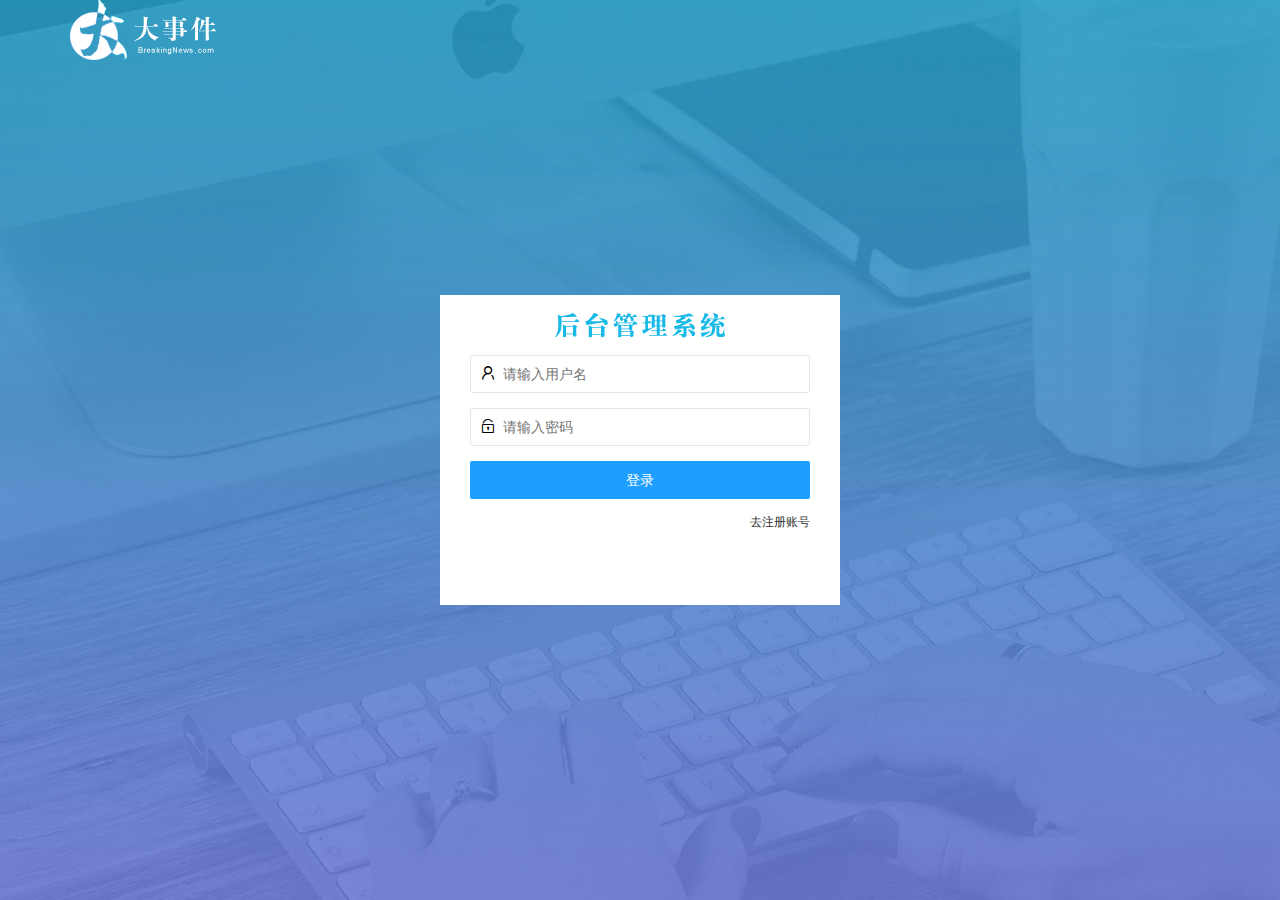
<file: login.html>
<!DOCTYPE html>
<html lang="en">

<head>
    <meta charset="UTF-8" />
    <meta name="viewport" content="width=device-width, initial-scale=1.0" />
    <title>大事件-登录/注册</title>
    <!-- 导入 LayUI 的样式 -->
    <link rel="stylesheet" href="/assets/lib/layui/css/layui.css" />
    <!-- 导入自己的样式表 -->
    <link rel="stylesheet" href="/assets/css/login.css" />
</head>

<body>
    <!-- 头部的 Logo 区域 -->
    <div class="layui-main">
        <img src="/assets/images/logo.png" alt="" />
    </div>

    <!-- 登录注册区域 -->
    <div class="loginAndRegBox">
        <div class="title-box"></div>
        <!-- 登录的div -->
        <div class="login-box">
            <!-- 登录的表单 -->
            <form class="layui-form" action="" id="form_login">
                <!-- 用户名 -->
                <div class="layui-form-item">
                    <i class="layui-icon layui-icon-username"></i>
                    <input type="text" name="username" required lay-verify="required" placeholder="请输入用户名"
                        autocomplete="off" class="layui-input" />
                </div>
                <!-- 密码 -->
                <div class="layui-form-item">
                    <i class="layui-icon layui-icon-password"></i>
                    <input type="password" name="password" required lay-verify="required|pwd" placeholder="请输入密码"
                        autocomplete="off" class="layui-input" />
                </div>
                <!-- 登录按钮 -->
                <div class="layui-form-item">
                    <!-- 注意：表单提交按钮和普通按钮的区别，就是 lay-submit 属性 -->
                    <button class="layui-btn layui-btn-fluid layui-btn-normal" lay-submit>登录</button>
                </div>
                <div class="layui-form-item links">
                    <a href="javascript:;" id="link_reg">去注册账号</a>
                </div>
            </form>
        </div>

        <!-- 注册的div -->
        <div class="reg-box">
            <!-- 注册的表单 -->
            <form class="layui-form" action="" id="form_reg">
                <!-- 用户名 -->
                <div class="layui-form-item">
                    <i class="layui-icon layui-icon-username"></i>
                    <input type="text" name="username" required lay-verify="required" placeholder="请输入用户名"
                        autocomplete="off" class="layui-input" />
                </div>
                <!-- 密码 -->
                <div class="layui-form-item">
                    <i class="layui-icon layui-icon-password"></i>
                    <input type="password" name="password" required lay-verify="required" placeholder="请输入密码"
                        autocomplete="off" class="layui-input" />
                </div>
                <!-- 密码确认框 -->
                <div class="layui-form-item">
                    <i class="layui-icon layui-icon-password"></i>
                    <input type="password" name="repassword" required lay-verify="required|repwd" placeholder="再次确认密码"
                        autocomplete="off" class="layui-input" />
                </div>
                <!-- 注册按钮 -->
                <div class="layui-form-item">
                    <!-- 注意：表单提交按钮和普通按钮的区别，就是 lay-submit 属性 -->
                    <button class="layui-btn layui-btn-fluid layui-btn-normal" lay-submit>注册</button>
                </div>
                <div class="layui-form-item links">
                    <a href="javascript:;" id="link_login">去登录</a>
                </div>
            </form>
        </div>
    </div>
    <script src="/assets/lib/layui/layui.all.js"></script>
    <script src="/assets/lib/jquery.js"></script>
    <script src="/assets/js/baseAPI.js"></script>
    <script src="/assets/js/login.js"></script>

</body>

</html>
</file>
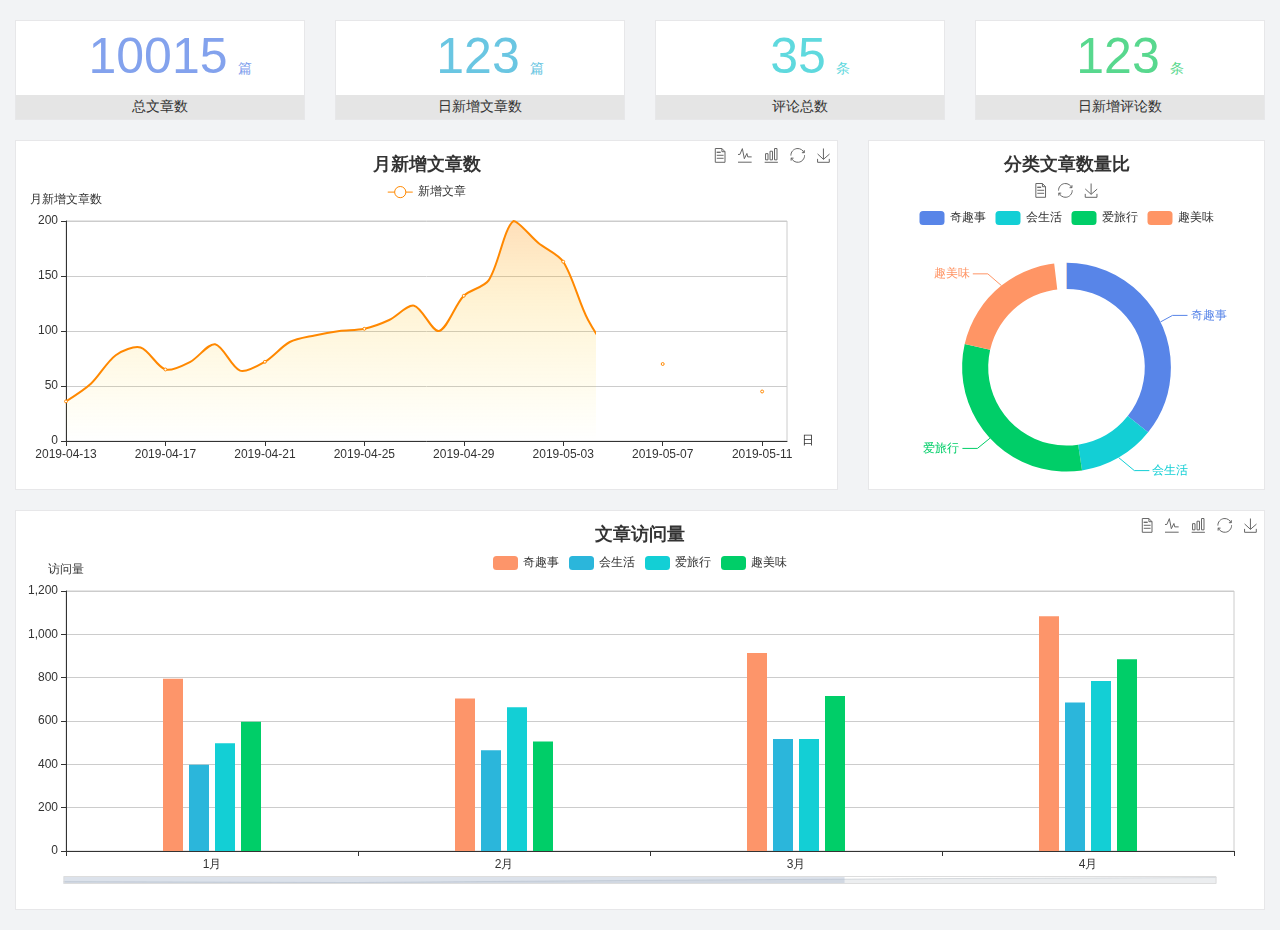
<file: home/dashboard.html>
<!DOCTYPE html>
<html lang="en">

<head>
  <meta charset="UTF-8">
  <meta name="viewport" content="width=device-width, initial-scale=1.0">
  <meta http-equiv="X-UA-Compatible" content="ie=edge">
  <title>图表统计</title>
  <link rel="stylesheet" href="../../assets/lib/bootstrap.css" />
  <link rel="stylesheet" href="../../assets/lib/main.css" />
  <script src="../../assets/lib/jquery.js"></script>
  <script type="text/javascript" src="../../assets/lib/echarts.min.js"></script>
</head>

<body>
  <div class="container-fluid">
    <div class="row spannel_list">
      <div class="col-sm-3 col-xs-6">
        <div class="spannel">
          <em>10015</em><span>篇</span>
          <b>总文章数</b>
        </div>
      </div>
      <div class="col-sm-3 col-xs-6">
        <div class="spannel scolor01">
          <em>123</em><span>篇</span>
          <b>日新增文章数</b>
        </div>
      </div>
      <div class="col-sm-3 col-xs-6">
        <div class="spannel scolor02">
          <em>35</em><span>条</span>
          <b>评论总数</b>
        </div>
      </div>
      <div class="col-sm-3 col-xs-6">
        <div class="spannel scolor03">
          <em>123</em><span>条</span>
          <b>日新增评论数</b>
        </div>
      </div>
    </div>
  </div>

  <div class="container-fluid">
    <div class="row curve-pie">
      <div class="col-lg-8 col-md-8">
        <div class="gragh_pannel" id="curve_show"></div>
      </div>
      <div class="col-lg-4 col-md-4">
        <div class="gragh_pannel" id="pie_show"></div>
      </div>
    </div>
  </div>

  <div class="container-fluid">
    <div class="column_pannel" id="column_show"></div>
  </div>

  <script>
    var oChart = echarts.init(document.getElementById('curve_show'));
    var aList_all = [
      { 'count': 36, 'date': '2019-04-13' },
      { 'count': 52, 'date': '2019-04-14' },
      { 'count': 78, 'date': '2019-04-15' },
      { 'count': 85, 'date': '2019-04-16' },
      { 'count': 65, 'date': '2019-04-17' },
      { 'count': 72, 'date': '2019-04-18' },
      { 'count': 88, 'date': '2019-04-19' },
      { 'count': 64, 'date': '2019-04-20' },
      { 'count': 72, 'date': '2019-04-21' },
      { 'count': 90, 'date': '2019-04-22' },
      { 'count': 96, 'date': '2019-04-23' },
      { 'count': 100, 'date': '2019-04-24' },
      { 'count': 102, 'date': '2019-04-25' },
      { 'count': 110, 'date': '2019-04-26' },
      { 'count': 123, 'date': '2019-04-27' },
      { 'count': 100, 'date': '2019-04-28' },
      { 'count': 132, 'date': '2019-04-29' },
      { 'count': 146, 'date': '2019-04-30' },
      { 'count': 200, 'date': '2019-05-01' },
      { 'count': 180, 'date': '2019-05-02' },
      { 'count': 163, 'date': '2019-05-03' },
      { 'count': 110, 'date': '2019-05-04' },
      { 'count': 80, 'date': '2019-05-05' },
      { 'count': 82, 'date': '2019-05-06' },
      { 'count': 70, 'date': '2019-05-07' },
      { 'count': 65, 'date': '2019-05-08' },
      { 'count': 54, 'date': '2019-05-09' },
      { 'count': 40, 'date': '2019-05-10' },
      { 'count': 45, 'date': '2019-05-11' },
      { 'count': 38, 'date': '2019-05-12' },
    ];

    let aCount = [];
    let aDate = [];

    for (var i = 0; i < aList_all.length; i++) {
      aCount.push(aList_all[i].count);
      aDate.push(aList_all[i].date);
    }

    var chartopt = {
      title: {
        text: '月新增文章数',
        left: 'center',
        top: '10'
      },
      tooltip: {
        trigger: 'axis'
      },
      legend: {
        data: ['新增文章'],
        top: '40'
      },
      toolbox: {
        show: true,
        feature: {
          mark: { show: true },
          dataView: { show: true, readOnly: false },
          magicType: { show: true, type: ['line', 'bar'] },
          restore: { show: true },
          saveAsImage: { show: true }
        }
      },
      calculable: true,
      xAxis: [
        {
          name: '日',
          type: 'category',
          boundaryGap: false,
          data: aDate
        }
      ],
      yAxis: [
        {
          name: '月新增文章数',
          type: 'value'
        }
      ],
      series: [
        {
          name: '新增文章',
          type: 'line',
          smooth: true,
          itemStyle: { normal: { areaStyle: { type: 'default' }, color: '#f80' }, lineStyle: { color: '#f80' } },
          data: aCount
        }],
      areaStyle: {
        normal: {
          color: new echarts.graphic.LinearGradient(0, 0, 0, 1, [{
            offset: 0,
            color: 'rgba(255,136,0,0.39)'
          }, {
            offset: .34,
            color: 'rgba(255,180,0,0.25)'
          }, {
            offset: 1,
            color: 'rgba(255,222,0,0.00)'
          }])

        }
      },
      grid: {
        show: true,
        x: 50,
        x2: 50,
        y: 80,
        height: 220
      }
    };

    oChart.setOption(chartopt);


    var oPie = echarts.init(document.getElementById('pie_show'));
    var oPieopt =
    {
      title: {
        top: 10,
        text: '分类文章数量比',
        x: 'center'
      },
      tooltip: {
        trigger: 'item',
        formatter: "{a} <br/>{b} : {c} ({d}%)"
      },
      color: ['#5885e8', '#13cfd5', '#00ce68', '#ff9565'],
      legend: {
        x: 'center',
        top: 65,
        data: ['奇趣事', '会生活', '爱旅行', '趣美味']
      },
      toolbox: {
        show: true,
        x: 'center',
        top: 35,
        feature: {
          mark: { show: true },
          dataView: { show: true, readOnly: false },
          magicType: {
            show: true,
            type: ['pie', 'funnel'],
            option: {
              funnel: {
                x: '25%',
                width: '50%',
                funnelAlign: 'left',
                max: 1548
              }
            }
          },
          restore: { show: true },
          saveAsImage: { show: true }
        }
      },
      calculable: true,
      series: [
        {
          name: '访问来源',
          type: 'pie',
          radius: ['45%', '60%'],
          center: ['50%', '65%'],
          data: [
            { value: 300, name: '奇趣事' },
            { value: 100, name: '会生活' },
            { value: 260, name: '爱旅行' },
            { value: 180, name: '趣美味' }
          ]
        }
      ]
    };
    oPie.setOption(oPieopt);



    var oColumn = this.echarts.init(document.getElementById('column_show'));
    var oColumnopt =
    {
      title: {
        text: '文章访问量',
        left: 'center',
        top: '10'
      },
      tooltip: {
        trigger: 'axis'
      },
      legend: {
        data: ['奇趣事', '会生活', '爱旅行', '趣美味'],
        top: '40'
      },
      toolbox: {
        show: true,
        feature: {
          mark: { show: true },
          dataView: { show: true, readOnly: false },
          magicType: { show: true, type: ['line', 'bar'] },
          restore: { show: true },
          saveAsImage: { show: true }
        }
      },
      calculable: true,
      xAxis: [
        {
          type: 'category',
          data: ['1月', '2月', '3月', '4月', '5月']
        }
      ],
      yAxis: [
        {
          name: '访问量',
          type: 'value'
        }
      ],
      series: [
        {
          name: '奇趣事',
          type: 'bar',
          barWidth: 20,
          itemStyle: {
            normal: { areaStyle: { type: 'default' }, color: '#fd956a' }
          },
          data: [800, 708, 920, 1090, 1200]
        },
        {
          name: '会生活',
          type: 'bar',
          barWidth: 20,
          itemStyle: {
            normal: { areaStyle: { type: 'default' }, color: '#2bb6db' }
          },
          data: [400, 468, 520, 690, 800]
        },
        {
          name: '爱旅行',
          type: 'bar',
          barWidth: 20,
          itemStyle: {
            normal: { areaStyle: { type: 'default' }, color: '#13cfd5' }
          },
          data: [500, 668, 520, 790, 900]
        },
        {
          name: '趣美味',
          type: 'bar',
          barWidth: 20,
          itemStyle: {
            normal: { areaStyle: { type: 'default' }, color: '#00ce68' }
          },
          data: [600, 508, 720, 890, 1000]
        }
      ],
      grid: {
        show: true,
        x: 50,
        x2: 30,
        y: 80,
        height: 260
      },
      dataZoom: [//给x轴设置滚动条
        {
          start: 0,//默认为0
          end: 100 - 1000 / 31,//默认为100
          type: 'slider',
          show: true,
          xAxisIndex: [0],
          handleSize: 0,//滑动条的 左右2个滑动条的大小
          height: 8,//组件高度
          left: 45, //左边的距离
          right: 50,//右边的距离
          bottom: 26,//右边的距离
          handleColor: '#ddd',//h滑动图标的颜色
          handleStyle: {
            borderColor: "#cacaca",
            borderWidth: "1",
            shadowBlur: 2,
            background: "#ddd",
            shadowColor: "#ddd",
          }
        }]
    };
    oColumn.setOption(oColumnopt);
  </script>
</body>

</html>
</file>
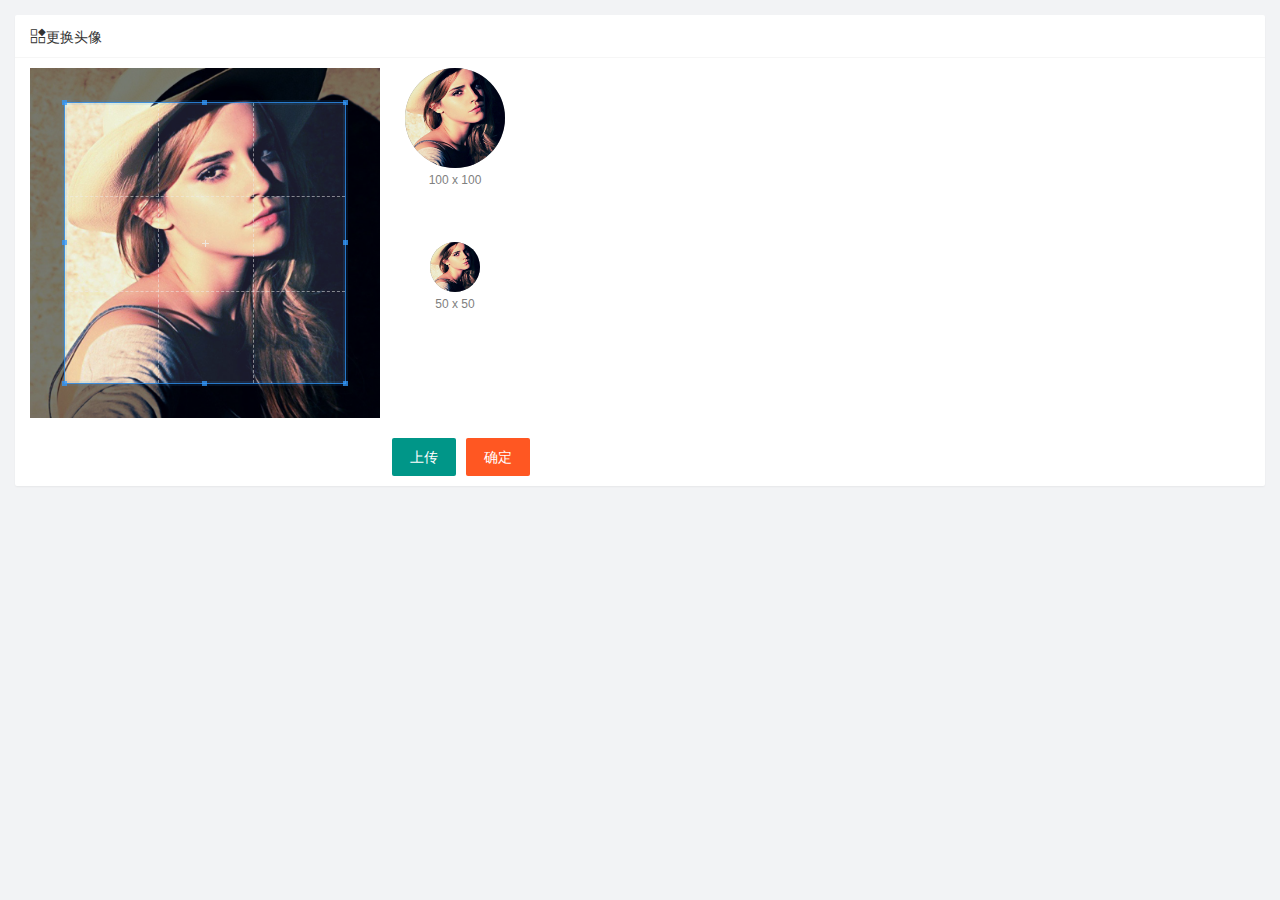
<file: user/user_avatar.html>
<!DOCTYPE html>
<html lang="en">

<head>
  <meta charset="UTF-8" />
  <meta name="viewport" content="width=device-width, initial-scale=1.0" />
  <title>Document</title>
  <link rel="stylesheet" href="/assets/lib/layui/css/layui.css" />
  <link rel="stylesheet" href="/assets/css/user/user_avatar.css" />
  <link rel="stylesheet" href="/assets/lib/cropper/cropper.css" />
</head>

<body>
  <!-- 卡片区域 -->
  <div class="layui-card">
    <div class="layui-card-header"><a href="/user/user_avatar.html" target="fm"><i
          class="layui-icon layui-icon-app"></i>更换头像</a></div>
    <div class="layui-card-body">
      <!-- 第一行的图片裁剪和预览区域 -->
      <div class="row1">
        <!-- 图片裁剪区域 -->
        <div class="cropper-box">
          <!-- 这个 img 标签很重要，将来会把它初始化为裁剪区域 -->
          <img id="image" src="/assets/images/sample.jpg" />
        </div>
        <!-- 图片的预览区域 -->
        <div class="preview-box">
          <div>
            <!-- 宽高为 100px 的预览区域 -->
            <div class="img-preview w100"></div>
            <p class="size">100 x 100</p>
          </div>
          <div>
            <!-- 宽高为 50px 的预览区域 -->
            <div class="img-preview w50"></div>
            <p class="size">50 x 50</p>
          </div>
        </div>
      </div <!-- 第二行的按钮区域 -->
      <div class="row2">
        <button type="button" class="layui-btn">上传</button>
        <button type="button" class="layui-btn layui-btn-danger">确定</button>
      </div>
    </div>
  </div>
  <script src="/assets/lib/jquery.js"></script>
  <script src="/assets/lib/cropper/Cropper.js"></script>
  <script src="/assets/lib/cropper/jquery-cropper.js"></script>
  <script src="/assets/js/user/user_avatar.js"></script>
</body>

</html>
</file>
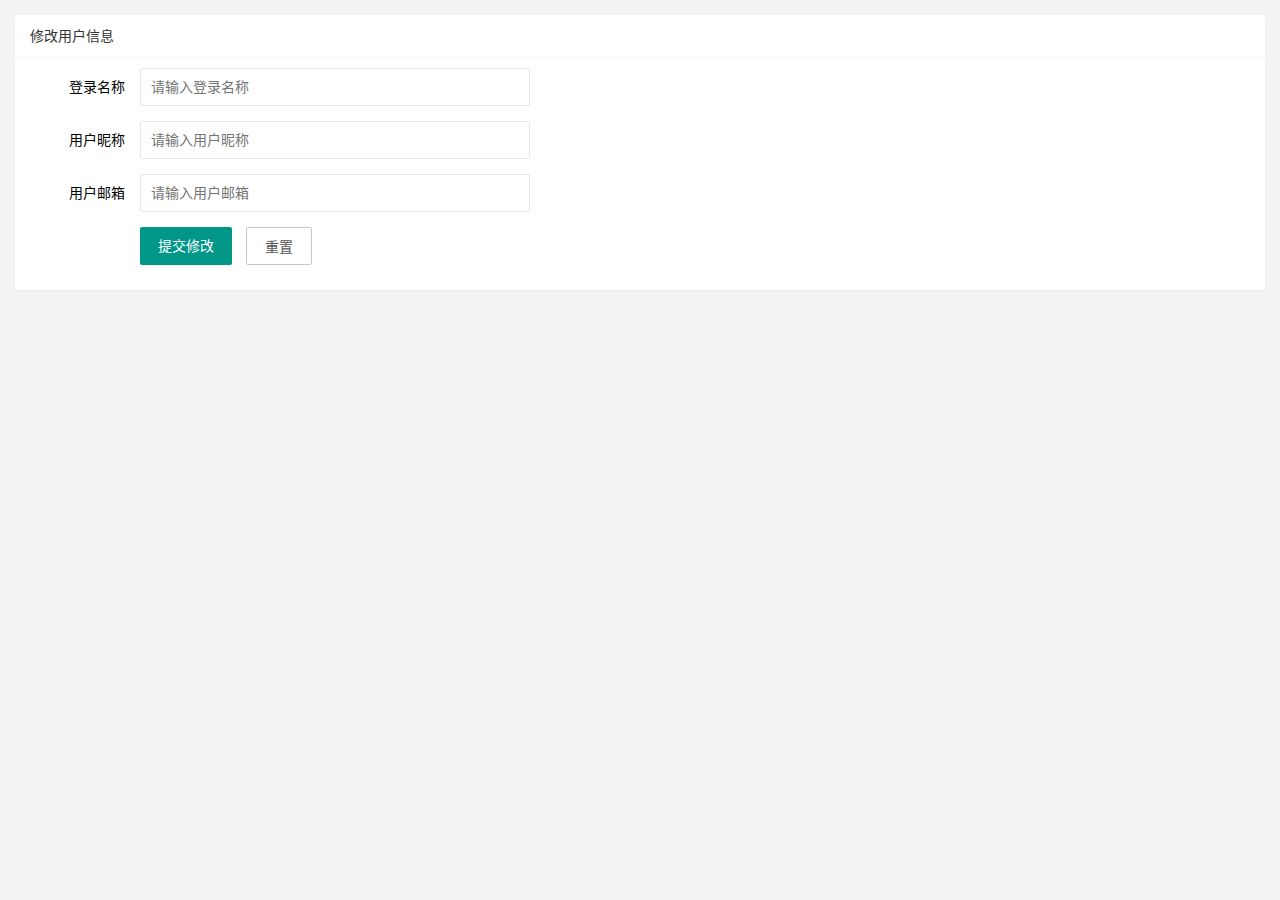
<file: user/user_info.html>
<!DOCTYPE html>
<html lang="zh-CN">

<head>
    <meta charset="UTF-8">
    <meta name="viewport" content="width=device-width, initial-scale=1.0">
    <title>Document</title>
    <!-- 导入 layui 的样式 -->
    <link rel="stylesheet" href="/assets/lib/layui/css/layui.css" />
    <!-- 导入自己的样式 -->
    <link rel="stylesheet" href="/assets/css/user/user_info.css" />
</head>

<body>
    <!-- 卡片区域 -->
    <div class="layui-card">
        <div class="layui-card-header">修改用户信息</div>
        <div class="layui-card-body">
            <!-- form 表单区域 -->
            <form class="layui-form" lay-filter="formUserInfo">
                <!-- 这是隐藏域 -->
                <input type="hidden" name="id" value="" />
                <div class="layui-form-item">
                    <label class="layui-form-label">登录名称</label>
                    <div class="layui-input-block">
                        <input type="text" name="username" required lay-verify="required" placeholder="请输入登录名称"
                            autocomplete="off" class="layui-input" readonly />
                    </div>
                </div>
                <div class="layui-form-item">
                    <label class="layui-form-label">用户昵称</label>
                    <div class="layui-input-block">
                        <input type="text" name="nickname" required lay-verify="required|nickname" placeholder="请输入用户昵称"
                            autocomplete="off" class="layui-input" />
                    </div>
                </div>
                <div class="layui-form-item">
                    <label class="layui-form-label">用户邮箱</label>
                    <div class="layui-input-block">
                        <input type="text" name="email" required lay-verify="required|email" placeholder="请输入用户邮箱"
                            autocomplete="off" class="layui-input" />
                    </div>
                </div>
                <div class="layui-form-item">
                    <div class="layui-input-block">
                        <button class="layui-btn" lay-submit lay-filter="formDemo">提交修改</button>
                        <button type="reset" class="layui-btn layui-btn-primary">重置</button>
                    </div>
                </div>
            </form>
        </div>
    </div>
    <script src="/assets/lib/jquery.js"></script>
    <script src="/assets/js/baseAPI.js"></script>
    <script src="/assets/js/user/user_info.js"></script>
    <script src="/assets/lib/layui/layui.all.js"></script>
</body>

</html>
</file>
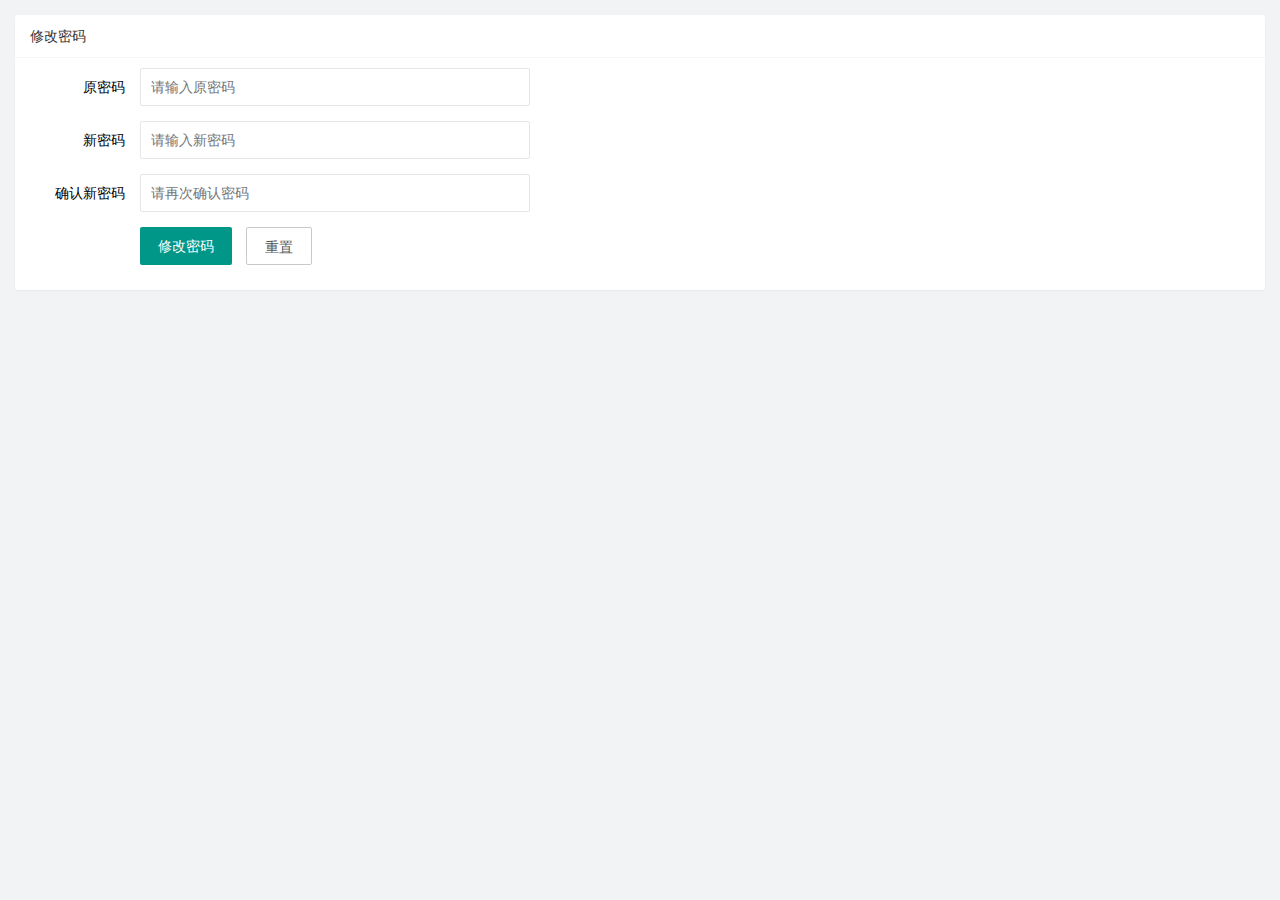
<file: user/user_pwd.html>
<!DOCTYPE html>
<html lang="en">

<head>
    <meta charset="UTF-8" />
    <meta name="viewport" content="width=device-width, initial-scale=1.0" />
    <title>Document</title>
    <link rel="stylesheet" href="/assets/lib/layui/css/layui.css" />
    <link rel="stylesheet" href="/assets/css/user/user_pwd.css" />
</head>

<body>
    <!-- 卡片区域 -->
    <div class="layui-card">
        <div class="layui-card-header">修改密码</div>
        <div class="layui-card-body">
            <form class="layui-form">
                <div class="layui-form-item">
                    <label class="layui-form-label">原密码</label>
                    <div class="layui-input-block">
                        <input type="password" name="oldPwd" required lay-verify="required|pwd" placeholder="请输入原密码"
                            autocomplete="off" class="layui-input" />
                    </div>
                </div>
                <div class="layui-form-item">
                    <label class="layui-form-label">新密码</label>
                    <div class="layui-input-block">
                        <input type="password" name="newPwd" required lay-verify="required|pwd|samePwd"
                            placeholder="请输入新密码" autocomplete="off" class="layui-input" />
                    </div>
                </div>
                <div class="layui-form-item">
                    <label class="layui-form-label">确认新密码</label>
                    <div class="layui-input-block">
                        <input type="password" name="rePwd" required lay-verify="required|pwd|rePwd"
                            placeholder="请再次确认密码" autocomplete="off" class="layui-input" />
                    </div>
                </div>
                <div class="layui-form-item">
                    <div class="layui-input-block">
                        <button class="layui-btn" lay-submit lay-filter="formDemo">修改密码</button>
                        <button type="reset" class="layui-btn layui-btn-primary">重置</button>
                    </div>
                </div>
            </form>
        </div>
    </div>
    <!-- 导入 layui 的 js -->
    <script src="/assets/lib/layui/layui.all.js"></script>
    <!-- 导入 jQuery -->
    <script src="/assets/lib/jquery.js"></script>
    <!-- 导入 baseAPI -->
    <script src="/assets/js/baseAPI.js"></script>
    <!-- 导入自己的 js -->
    <script src="/assets/js/user/user_pwd.js"></script>
</body>

</html>
</file>
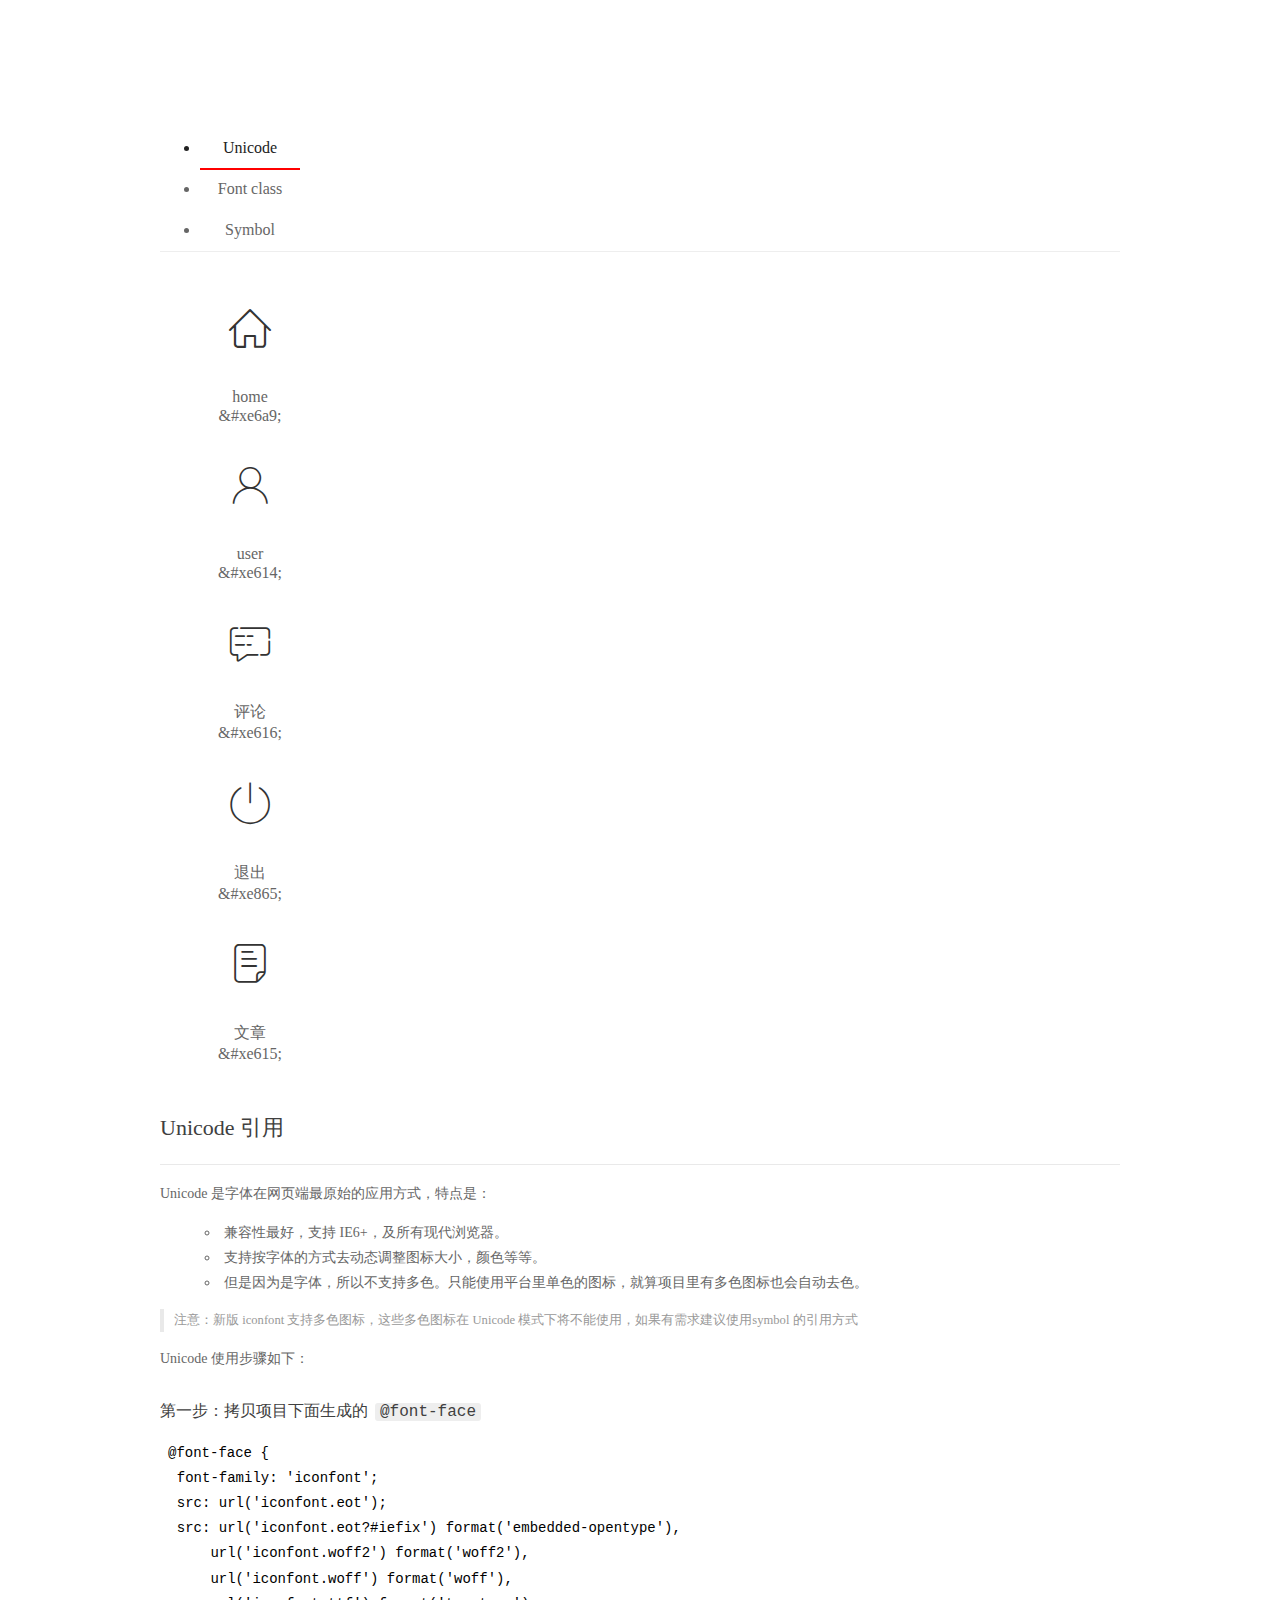
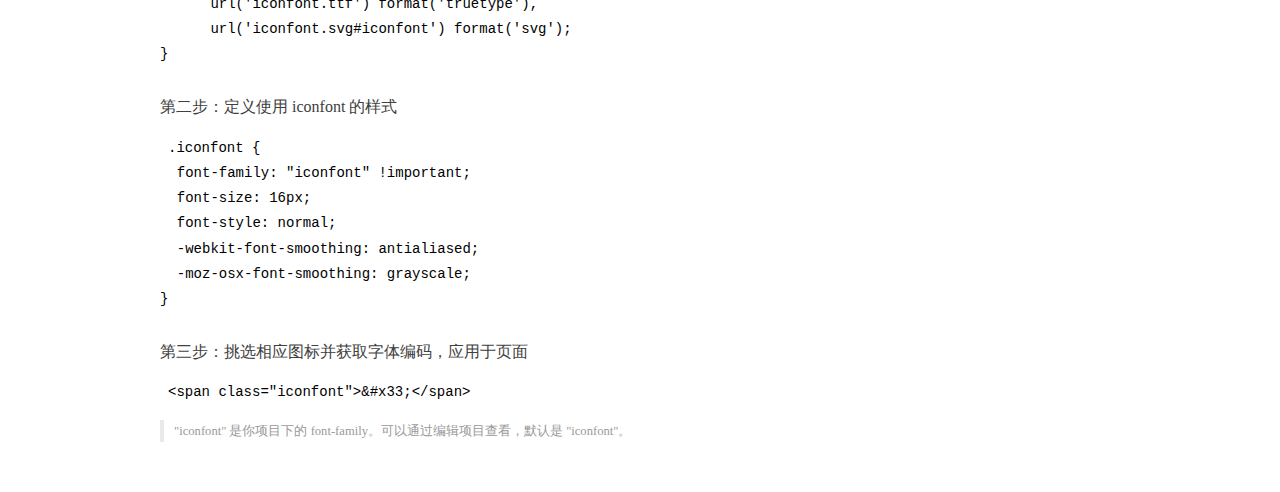
<file: assets/fonts/demo_index.html>
<!DOCTYPE html>
<html>
<head>
  <meta charset="utf-8"/>
  <title>IconFont Demo</title>
  <link rel="shortcut icon" href="https://gtms04.alicdn.com/tps/i4/TB1_oz6GVXXXXaFXpXXJDFnIXXX-64-64.ico" type="image/x-icon"/>
  <link rel="stylesheet" href="https://g.alicdn.com/thx/cube/1.3.2/cube.min.css">
  <link rel="stylesheet" href="demo.css">
  <link rel="stylesheet" href="iconfont.css">
  <script src="iconfont.js"></script>
  <!-- jQuery -->
  <script src="https://a1.alicdn.com/oss/uploads/2018/12/26/7bfddb60-08e8-11e9-9b04-53e73bb6408b.js"></script>
  <!-- 代码高亮 -->
  <script src="https://a1.alicdn.com/oss/uploads/2018/12/26/a3f714d0-08e6-11e9-8a15-ebf944d7534c.js"></script>
</head>
<body>
  <div class="main">
    <h1 class="logo"><a href="https://www.iconfont.cn/" title="iconfont 首页" target="_blank">&#xe86b;</a></h1>
    <div class="nav-tabs">
      <ul id="tabs" class="dib-box">
        <li class="dib active"><span>Unicode</span></li>
        <li class="dib"><span>Font class</span></li>
        <li class="dib"><span>Symbol</span></li>
      </ul>
      
    </div>
    <div class="tab-container">
      <div class="content unicode" style="display: block;">
          <ul class="icon_lists dib-box">
          
            <li class="dib">
              <span class="icon iconfont">&#xe6a9;</span>
                <div class="name">home</div>
                <div class="code-name">&amp;#xe6a9;</div>
              </li>
          
            <li class="dib">
              <span class="icon iconfont">&#xe614;</span>
                <div class="name">user</div>
                <div class="code-name">&amp;#xe614;</div>
              </li>
          
            <li class="dib">
              <span class="icon iconfont">&#xe616;</span>
                <div class="name">评论</div>
                <div class="code-name">&amp;#xe616;</div>
              </li>
          
            <li class="dib">
              <span class="icon iconfont">&#xe865;</span>
                <div class="name">退出</div>
                <div class="code-name">&amp;#xe865;</div>
              </li>
          
            <li class="dib">
              <span class="icon iconfont">&#xe615;</span>
                <div class="name">文章</div>
                <div class="code-name">&amp;#xe615;</div>
              </li>
          
          </ul>
          <div class="article markdown">
          <h2 id="unicode-">Unicode 引用</h2>
          <hr>

          <p>Unicode 是字体在网页端最原始的应用方式，特点是：</p>
          <ul>
            <li>兼容性最好，支持 IE6+，及所有现代浏览器。</li>
            <li>支持按字体的方式去动态调整图标大小，颜色等等。</li>
            <li>但是因为是字体，所以不支持多色。只能使用平台里单色的图标，就算项目里有多色图标也会自动去色。</li>
          </ul>
          <blockquote>
            <p>注意：新版 iconfont 支持多色图标，这些多色图标在 Unicode 模式下将不能使用，如果有需求建议使用symbol 的引用方式</p>
          </blockquote>
          <p>Unicode 使用步骤如下：</p>
          <h3 id="-font-face">第一步：拷贝项目下面生成的 <code>@font-face</code></h3>
<pre><code class="language-css"
>@font-face {
  font-family: 'iconfont';
  src: url('iconfont.eot');
  src: url('iconfont.eot?#iefix') format('embedded-opentype'),
      url('iconfont.woff2') format('woff2'),
      url('iconfont.woff') format('woff'),
      url('iconfont.ttf') format('truetype'),
      url('iconfont.svg#iconfont') format('svg');
}
</code></pre>
          <h3 id="-iconfont-">第二步：定义使用 iconfont 的样式</h3>
<pre><code class="language-css"
>.iconfont {
  font-family: "iconfont" !important;
  font-size: 16px;
  font-style: normal;
  -webkit-font-smoothing: antialiased;
  -moz-osx-font-smoothing: grayscale;
}
</code></pre>
          <h3 id="-">第三步：挑选相应图标并获取字体编码，应用于页面</h3>
<pre>
<code class="language-html"
>&lt;span class="iconfont"&gt;&amp;#x33;&lt;/span&gt;
</code></pre>
          <blockquote>
            <p>"iconfont" 是你项目下的 font-family。可以通过编辑项目查看，默认是 "iconfont"。</p>
          </blockquote>
          </div>
      </div>
      <div class="content font-class">
        <ul class="icon_lists dib-box">
          
          <li class="dib">
            <span class="icon iconfont icon-home"></span>
            <div class="name">
              home
            </div>
            <div class="code-name">.icon-home
            </div>
          </li>
          
          <li class="dib">
            <span class="icon iconfont icon-user"></span>
            <div class="name">
              user
            </div>
            <div class="code-name">.icon-user
            </div>
          </li>
          
          <li class="dib">
            <span class="icon iconfont icon-pinglun"></span>
            <div class="name">
              评论
            </div>
            <div class="code-name">.icon-pinglun
            </div>
          </li>
          
          <li class="dib">
            <span class="icon iconfont icon-tuichu"></span>
            <div class="name">
              退出
            </div>
            <div class="code-name">.icon-tuichu
            </div>
          </li>
          
          <li class="dib">
            <span class="icon iconfont icon-16"></span>
            <div class="name">
              文章
            </div>
            <div class="code-name">.icon-16
            </div>
          </li>
          
        </ul>
        <div class="article markdown">
        <h2 id="font-class-">font-class 引用</h2>
        <hr>

        <p>font-class 是 Unicode 使用方式的一种变种，主要是解决 Unicode 书写不直观，语意不明确的问题。</p>
        <p>与 Unicode 使用方式相比，具有如下特点：</p>
        <ul>
          <li>兼容性良好，支持 IE8+，及所有现代浏览器。</li>
          <li>相比于 Unicode 语意明确，书写更直观。可以很容易分辨这个 icon 是什么。</li>
          <li>因为使用 class 来定义图标，所以当要替换图标时，只需要修改 class 里面的 Unicode 引用。</li>
          <li>不过因为本质上还是使用的字体，所以多色图标还是不支持的。</li>
        </ul>
        <p>使用步骤如下：</p>
        <h3 id="-fontclass-">第一步：引入项目下面生成的 fontclass 代码：</h3>
<pre><code class="language-html">&lt;link rel="stylesheet" href="./iconfont.css"&gt;
</code></pre>
        <h3 id="-">第二步：挑选相应图标并获取类名，应用于页面：</h3>
<pre><code class="language-html">&lt;span class="iconfont icon-xxx"&gt;&lt;/span&gt;
</code></pre>
        <blockquote>
          <p>"
            iconfont" 是你项目下的 font-family。可以通过编辑项目查看，默认是 "iconfont"。</p>
        </blockquote>
      </div>
      </div>
      <div class="content symbol">
          <ul class="icon_lists dib-box">
          
            <li class="dib">
                <svg class="icon svg-icon" aria-hidden="true">
                  <use xlink:href="#icon-home"></use>
                </svg>
                <div class="name">home</div>
                <div class="code-name">#icon-home</div>
            </li>
          
            <li class="dib">
                <svg class="icon svg-icon" aria-hidden="true">
                  <use xlink:href="#icon-user"></use>
                </svg>
                <div class="name">user</div>
                <div class="code-name">#icon-user</div>
            </li>
          
            <li class="dib">
                <svg class="icon svg-icon" aria-hidden="true">
                  <use xlink:href="#icon-pinglun"></use>
                </svg>
                <div class="name">评论</div>
                <div class="code-name">#icon-pinglun</div>
            </li>
          
            <li class="dib">
                <svg class="icon svg-icon" aria-hidden="true">
                  <use xlink:href="#icon-tuichu"></use>
                </svg>
                <div class="name">退出</div>
                <div class="code-name">#icon-tuichu</div>
            </li>
          
            <li class="dib">
                <svg class="icon svg-icon" aria-hidden="true">
                  <use xlink:href="#icon-16"></use>
                </svg>
                <div class="name">文章</div>
                <div class="code-name">#icon-16</div>
            </li>
          
          </ul>
          <div class="article markdown">
          <h2 id="symbol-">Symbol 引用</h2>
          <hr>

          <p>这是一种全新的使用方式，应该说这才是未来的主流，也是平台目前推荐的用法。相关介绍可以参考这篇<a href="">文章</a>
            这种用法其实是做了一个 SVG 的集合，与另外两种相比具有如下特点：</p>
          <ul>
            <li>支持多色图标了，不再受单色限制。</li>
            <li>通过一些技巧，支持像字体那样，通过 <code>font-size</code>, <code>color</code> 来调整样式。</li>
            <li>兼容性较差，支持 IE9+，及现代浏览器。</li>
            <li>浏览器渲染 SVG 的性能一般，还不如 png。</li>
          </ul>
          <p>使用步骤如下：</p>
          <h3 id="-symbol-">第一步：引入项目下面生成的 symbol 代码：</h3>
<pre><code class="language-html">&lt;script src="./iconfont.js"&gt;&lt;/script&gt;
</code></pre>
          <h3 id="-css-">第二步：加入通用 CSS 代码（引入一次就行）：</h3>
<pre><code class="language-html">&lt;style&gt;
.icon {
  width: 1em;
  height: 1em;
  vertical-align: -0.15em;
  fill: currentColor;
  overflow: hidden;
}
&lt;/style&gt;
</code></pre>
          <h3 id="-">第三步：挑选相应图标并获取类名，应用于页面：</h3>
<pre><code class="language-html">&lt;svg class="icon" aria-hidden="true"&gt;
  &lt;use xlink:href="#icon-xxx"&gt;&lt;/use&gt;
&lt;/svg&gt;
</code></pre>
          </div>
      </div>

    </div>
  </div>
  <script>
  $(document).ready(function () {
      $('.tab-container .content:first').show()

      $('#tabs li').click(function (e) {
        var tabContent = $('.tab-container .content')
        var index = $(this).index()

        if ($(this).hasClass('active')) {
          return
        } else {
          $('#tabs li').removeClass('active')
          $(this).addClass('active')

          tabContent.hide().eq(index).fadeIn()
        }
      })
    })
  </script>
</body>
</html>
</file>
<file: assets/lib/layui/css/layui.css>
/** layui-v2.5.5 MIT License By https://www.layui.com */
 .layui-inline,img{display:inline-block;vertical-align:middle}h1,h2,h3,h4,h5,h6{font-weight:400}.layui-edge,.layui-header,.layui-inline,.layui-main{position:relative}.layui-body,.layui-edge,.layui-elip{overflow:hidden}.layui-btn,.layui-edge,.layui-inline,img{vertical-align:middle}.layui-btn,.layui-disabled,.layui-icon,.layui-unselect{-moz-user-select:none;-webkit-user-select:none;-ms-user-select:none}.layui-elip,.layui-form-checkbox span,.layui-form-pane .layui-form-label{text-overflow:ellipsis;white-space:nowrap}.layui-breadcrumb,.layui-tree-btnGroup{visibility:hidden}blockquote,body,button,dd,div,dl,dt,form,h1,h2,h3,h4,h5,h6,input,li,ol,p,pre,td,textarea,th,ul{margin:0;padding:0;-webkit-tap-highlight-color:rgba(0,0,0,0)}a:active,a:hover{outline:0}img{border:none}li{list-style:none}table{border-collapse:collapse;border-spacing:0}h4,h5,h6{font-size:100%}button,input,optgroup,option,select,textarea{font-family:inherit;font-size:inherit;font-style:inherit;font-weight:inherit;outline:0}pre{white-space:pre-wrap;white-space:-moz-pre-wrap;white-space:-pre-wrap;white-space:-o-pre-wrap;word-wrap:break-word}body{line-height:24px;font:14px Helvetica Neue,Helvetica,PingFang SC,Tahoma,Arial,sans-serif}hr{height:1px;margin:10px 0;border:0;clear:both}a{color:#333;text-decoration:none}a:hover{color:#777}a cite{font-style:normal;*cursor:pointer}.layui-border-box,.layui-border-box *{box-sizing:border-box}.layui-box,.layui-box *{box-sizing:content-box}.layui-clear{clear:both;*zoom:1}.layui-clear:after{content:'\20';clear:both;*zoom:1;display:block;height:0}.layui-inline{*display:inline;*zoom:1}.layui-edge{display:inline-block;width:0;height:0;border-width:6px;border-style:dashed;border-color:transparent}.layui-edge-top{top:-4px;border-bottom-color:#999;border-bottom-style:solid}.layui-edge-right{border-left-color:#999;border-left-style:solid}.layui-edge-bottom{top:2px;border-top-color:#999;border-top-style:solid}.layui-edge-left{border-right-color:#999;border-right-style:solid}.layui-disabled,.layui-disabled:hover{color:#d2d2d2!important;cursor:not-allowed!important}.layui-circle{border-radius:100%}.layui-show{display:block!important}.layui-hide{display:none!important}@font-face{font-family:layui-icon;src:url(../font/iconfont.eot?v=250);src:url(../font/iconfont.eot?v=250#iefix) format('embedded-opentype'),url(../font/iconfont.woff2?v=250) format('woff2'),url(../font/iconfont.woff?v=250) format('woff'),url(../font/iconfont.ttf?v=250) format('truetype'),url(../font/iconfont.svg?v=250#layui-icon) format('svg')}.layui-icon{font-family:layui-icon!important;font-size:16px;font-style:normal;-webkit-font-smoothing:antialiased;-moz-osx-font-smoothing:grayscale}.layui-icon-reply-fill:before{content:"\e611"}.layui-icon-set-fill:before{content:"\e614"}.layui-icon-menu-fill:before{content:"\e60f"}.layui-icon-search:before{content:"\e615"}.layui-icon-share:before{content:"\e641"}.layui-icon-set-sm:before{content:"\e620"}.layui-icon-engine:before{content:"\e628"}.layui-icon-close:before{content:"\1006"}.layui-icon-close-fill:before{content:"\1007"}.layui-icon-chart-screen:before{content:"\e629"}.layui-icon-star:before{content:"\e600"}.layui-icon-circle-dot:before{content:"\e617"}.layui-icon-chat:before{content:"\e606"}.layui-icon-release:before{content:"\e609"}.layui-icon-list:before{content:"\e60a"}.layui-icon-chart:before{content:"\e62c"}.layui-icon-ok-circle:before{content:"\1005"}.layui-icon-layim-theme:before{content:"\e61b"}.layui-icon-table:before{content:"\e62d"}.layui-icon-right:before{content:"\e602"}.layui-icon-left:before{content:"\e603"}.layui-icon-cart-simple:before{content:"\e698"}.layui-icon-face-cry:before{content:"\e69c"}.layui-icon-face-smile:before{content:"\e6af"}.layui-icon-survey:before{content:"\e6b2"}.layui-icon-tree:before{content:"\e62e"}.layui-icon-upload-circle:before{content:"\e62f"}.layui-icon-add-circle:before{content:"\e61f"}.layui-icon-download-circle:before{content:"\e601"}.layui-icon-templeate-1:before{content:"\e630"}.layui-icon-util:before{content:"\e631"}.layui-icon-face-surprised:before{content:"\e664"}.layui-icon-edit:before{content:"\e642"}.layui-icon-speaker:before{content:"\e645"}.layui-icon-down:before{content:"\e61a"}.layui-icon-file:before{content:"\e621"}.layui-icon-layouts:before{content:"\e632"}.layui-icon-rate-half:before{content:"\e6c9"}.layui-icon-add-circle-fine:before{content:"\e608"}.layui-icon-prev-circle:before{content:"\e633"}.layui-icon-read:before{content:"\e705"}.layui-icon-404:before{content:"\e61c"}.layui-icon-carousel:before{content:"\e634"}.layui-icon-help:before{content:"\e607"}.layui-icon-code-circle:before{content:"\e635"}.layui-icon-water:before{content:"\e636"}.layui-icon-username:before{content:"\e66f"}.layui-icon-find-fill:before{content:"\e670"}.layui-icon-about:before{content:"\e60b"}.layui-icon-location:before{content:"\e715"}.layui-icon-up:before{content:"\e619"}.layui-icon-pause:before{content:"\e651"}.layui-icon-date:before{content:"\e637"}.layui-icon-layim-uploadfile:before{content:"\e61d"}.layui-icon-delete:before{content:"\e640"}.layui-icon-play:before{content:"\e652"}.layui-icon-top:before{content:"\e604"}.layui-icon-friends:before{content:"\e612"}.layui-icon-refresh-3:before{content:"\e9aa"}.layui-icon-ok:before{content:"\e605"}.layui-icon-layer:before{content:"\e638"}.layui-icon-face-smile-fine:before{content:"\e60c"}.layui-icon-dollar:before{content:"\e659"}.layui-icon-group:before{content:"\e613"}.layui-icon-layim-download:before{content:"\e61e"}.layui-icon-picture-fine:before{content:"\e60d"}.layui-icon-link:before{content:"\e64c"}.layui-icon-diamond:before{content:"\e735"}.layui-icon-log:before{content:"\e60e"}.layui-icon-rate-solid:before{content:"\e67a"}.layui-icon-fonts-del:before{content:"\e64f"}.layui-icon-unlink:before{content:"\e64d"}.layui-icon-fonts-clear:before{content:"\e639"}.layui-icon-triangle-r:before{content:"\e623"}.layui-icon-circle:before{content:"\e63f"}.layui-icon-radio:before{content:"\e643"}.layui-icon-align-center:before{content:"\e647"}.layui-icon-align-right:before{content:"\e648"}.layui-icon-align-left:before{content:"\e649"}.layui-icon-loading-1:before{content:"\e63e"}.layui-icon-return:before{content:"\e65c"}.layui-icon-fonts-strong:before{content:"\e62b"}.layui-icon-upload:before{content:"\e67c"}.layui-icon-dialogue:before{content:"\e63a"}.layui-icon-video:before{content:"\e6ed"}.layui-icon-headset:before{content:"\e6fc"}.layui-icon-cellphone-fine:before{content:"\e63b"}.layui-icon-add-1:before{content:"\e654"}.layui-icon-face-smile-b:before{content:"\e650"}.layui-icon-fonts-html:before{content:"\e64b"}.layui-icon-form:before{content:"\e63c"}.layui-icon-cart:before{content:"\e657"}.layui-icon-camera-fill:before{content:"\e65d"}.layui-icon-tabs:before{content:"\e62a"}.layui-icon-fonts-code:before{content:"\e64e"}.layui-icon-fire:before{content:"\e756"}.layui-icon-set:before{content:"\e716"}.layui-icon-fonts-u:before{content:"\e646"}.layui-icon-triangle-d:before{content:"\e625"}.layui-icon-tips:before{content:"\e702"}.layui-icon-picture:before{content:"\e64a"}.layui-icon-more-vertical:before{content:"\e671"}.layui-icon-flag:before{content:"\e66c"}.layui-icon-loading:before{content:"\e63d"}.layui-icon-fonts-i:before{content:"\e644"}.layui-icon-refresh-1:before{content:"\e666"}.layui-icon-rmb:before{content:"\e65e"}.layui-icon-home:before{content:"\e68e"}.layui-icon-user:before{content:"\e770"}.layui-icon-notice:before{content:"\e667"}.layui-icon-login-weibo:before{content:"\e675"}.layui-icon-voice:before{content:"\e688"}.layui-icon-upload-drag:before{content:"\e681"}.layui-icon-login-qq:before{content:"\e676"}.layui-icon-snowflake:before{content:"\e6b1"}.layui-icon-file-b:before{content:"\e655"}.layui-icon-template:before{content:"\e663"}.layui-icon-auz:before{content:"\e672"}.layui-icon-console:before{content:"\e665"}.layui-icon-app:before{content:"\e653"}.layui-icon-prev:before{content:"\e65a"}.layui-icon-website:before{content:"\e7ae"}.layui-icon-next:before{content:"\e65b"}.layui-icon-component:before{content:"\e857"}.layui-icon-more:before{content:"\e65f"}.layui-icon-login-wechat:before{content:"\e677"}.layui-icon-shrink-right:before{content:"\e668"}.layui-icon-spread-left:before{content:"\e66b"}.layui-icon-camera:before{content:"\e660"}.layui-icon-note:before{content:"\e66e"}.layui-icon-refresh:before{content:"\e669"}.layui-icon-female:before{content:"\e661"}.layui-icon-male:before{content:"\e662"}.layui-icon-password:before{content:"\e673"}.layui-icon-senior:before{content:"\e674"}.layui-icon-theme:before{content:"\e66a"}.layui-icon-tread:before{content:"\e6c5"}.layui-icon-praise:before{content:"\e6c6"}.layui-icon-star-fill:before{content:"\e658"}.layui-icon-rate:before{content:"\e67b"}.layui-icon-template-1:before{content:"\e656"}.layui-icon-vercode:before{content:"\e679"}.layui-icon-cellphone:before{content:"\e678"}.layui-icon-screen-full:before{content:"\e622"}.layui-icon-screen-restore:before{content:"\e758"}.layui-icon-cols:before{content:"\e610"}.layui-icon-export:before{content:"\e67d"}.layui-icon-print:before{content:"\e66d"}.layui-icon-slider:before{content:"\e714"}.layui-icon-addition:before{content:"\e624"}.layui-icon-subtraction:before{content:"\e67e"}.layui-icon-service:before{content:"\e626"}.layui-icon-transfer:before{content:"\e691"}.layui-main{width:1140px;margin:0 auto}.layui-header{z-index:1000;height:60px}.layui-header a:hover{transition:all .5s;-webkit-transition:all .5s}.layui-side{position:fixed;left:0;top:0;bottom:0;z-index:999;width:200px;overflow-x:hidden}.layui-side-scroll{position:relative;width:220px;height:100%;overflow-x:hidden}.layui-body{position:absolute;left:200px;right:0;top:0;bottom:0;z-index:998;width:auto;overflow-y:auto;box-sizing:border-box}.layui-layout-body{overflow:hidden}.layui-layout-admin .layui-header{background-color:#23262E}.layui-layout-admin .layui-side{top:60px;width:200px;overflow-x:hidden}.layui-layout-admin .layui-body{position:fixed;top:60px;bottom:44px}.layui-layout-admin .layui-main{width:auto;margin:0 15px}.layui-layout-admin .layui-footer{position:fixed;left:200px;right:0;bottom:0;height:44px;line-height:44px;padding:0 15px;background-color:#eee}.layui-layout-admin .layui-logo{position:absolute;left:0;top:0;width:200px;height:100%;line-height:60px;text-align:center;color:#009688;font-size:16px}.layui-layout-admin .layui-header .layui-nav{background:0 0}.layui-layout-left{position:absolute!important;left:200px;top:0}.layui-layout-right{position:absolute!important;right:0;top:0}.layui-container{position:relative;margin:0 auto;padding:0 15px;box-sizing:border-box}.layui-fluid{position:relative;margin:0 auto;padding:0 15px}.layui-row:after,.layui-row:before{content:'';display:block;clear:both}.layui-col-lg1,.layui-col-lg10,.layui-col-lg11,.layui-col-lg12,.layui-col-lg2,.layui-col-lg3,.layui-col-lg4,.layui-col-lg5,.layui-col-lg6,.layui-col-lg7,.layui-col-lg8,.layui-col-lg9,.layui-col-md1,.layui-col-md10,.layui-col-md11,.layui-col-md12,.layui-col-md2,.layui-col-md3,.layui-col-md4,.layui-col-md5,.layui-col-md6,.layui-col-md7,.layui-col-md8,.layui-col-md9,.layui-col-sm1,.layui-col-sm10,.layui-col-sm11,.layui-col-sm12,.layui-col-sm2,.layui-col-sm3,.layui-col-sm4,.layui-col-sm5,.layui-col-sm6,.layui-col-sm7,.layui-col-sm8,.layui-col-sm9,.layui-col-xs1,.layui-col-xs10,.layui-col-xs11,.layui-col-xs12,.layui-col-xs2,.layui-col-xs3,.layui-col-xs4,.layui-col-xs5,.layui-col-xs6,.layui-col-xs7,.layui-col-xs8,.layui-col-xs9{position:relative;display:block;box-sizing:border-box}.layui-col-xs1,.layui-col-xs10,.layui-col-xs11,.layui-col-xs12,.layui-col-xs2,.layui-col-xs3,.layui-col-xs4,.layui-col-xs5,.layui-col-xs6,.layui-col-xs7,.layui-col-xs8,.layui-col-xs9{float:left}.layui-col-xs1{width:8.33333333%}.layui-col-xs2{width:16.66666667%}.layui-col-xs3{width:25%}.layui-col-xs4{width:33.33333333%}.layui-col-xs5{width:41.66666667%}.layui-col-xs6{width:50%}.layui-col-xs7{width:58.33333333%}.layui-col-xs8{width:66.66666667%}.layui-col-xs9{width:75%}.layui-col-xs10{width:83.33333333%}.layui-col-xs11{width:91.66666667%}.layui-col-xs12{width:100%}.layui-col-xs-offset1{margin-left:8.33333333%}.layui-col-xs-offset2{margin-left:16.66666667%}.layui-col-xs-offset3{margin-left:25%}.layui-col-xs-offset4{margin-left:33.33333333%}.layui-col-xs-offset5{margin-left:41.66666667%}.layui-col-xs-offset6{margin-left:50%}.layui-col-xs-offset7{margin-left:58.33333333%}.layui-col-xs-offset8{margin-left:66.66666667%}.layui-col-xs-offset9{margin-left:75%}.layui-col-xs-offset10{margin-left:83.33333333%}.layui-col-xs-offset11{margin-left:91.66666667%}.layui-col-xs-offset12{margin-left:100%}@media screen and (max-width:768px){.layui-hide-xs{display:none!important}.layui-show-xs-block{display:block!important}.layui-show-xs-inline{display:inline!important}.layui-show-xs-inline-block{display:inline-block!important}}@media screen and (min-width:768px){.layui-container{width:750px}.layui-hide-sm{display:none!important}.layui-show-sm-block{display:block!important}.layui-show-sm-inline{display:inline!important}.layui-show-sm-inline-block{display:inline-block!important}.layui-col-sm1,.layui-col-sm10,.layui-col-sm11,.layui-col-sm12,.layui-col-sm2,.layui-col-sm3,.layui-col-sm4,.layui-col-sm5,.layui-col-sm6,.layui-col-sm7,.layui-col-sm8,.layui-col-sm9{float:left}.layui-col-sm1{width:8.33333333%}.layui-col-sm2{width:16.66666667%}.layui-col-sm3{width:25%}.layui-col-sm4{width:33.33333333%}.layui-col-sm5{width:41.66666667%}.layui-col-sm6{width:50%}.layui-col-sm7{width:58.33333333%}.layui-col-sm8{width:66.66666667%}.layui-col-sm9{width:75%}.layui-col-sm10{width:83.33333333%}.layui-col-sm11{width:91.66666667%}.layui-col-sm12{width:100%}.layui-col-sm-offset1{margin-left:8.33333333%}.layui-col-sm-offset2{margin-left:16.66666667%}.layui-col-sm-offset3{margin-left:25%}.layui-col-sm-offset4{margin-left:33.33333333%}.layui-col-sm-offset5{margin-left:41.66666667%}.layui-col-sm-offset6{margin-left:50%}.layui-col-sm-offset7{margin-left:58.33333333%}.layui-col-sm-offset8{margin-left:66.66666667%}.layui-col-sm-offset9{margin-left:75%}.layui-col-sm-offset10{margin-left:83.33333333%}.layui-col-sm-offset11{margin-left:91.66666667%}.layui-col-sm-offset12{margin-left:100%}}@media screen and (min-width:992px){.layui-container{width:970px}.layui-hide-md{display:none!important}.layui-show-md-block{display:block!important}.layui-show-md-inline{display:inline!important}.layui-show-md-inline-block{display:inline-block!important}.layui-col-md1,.layui-col-md10,.layui-col-md11,.layui-col-md12,.layui-col-md2,.layui-col-md3,.layui-col-md4,.layui-col-md5,.layui-col-md6,.layui-col-md7,.layui-col-md8,.layui-col-md9{float:left}.layui-col-md1{width:8.33333333%}.layui-col-md2{width:16.66666667%}.layui-col-md3{width:25%}.layui-col-md4{width:33.33333333%}.layui-col-md5{width:41.66666667%}.layui-col-md6{width:50%}.layui-col-md7{width:58.33333333%}.layui-col-md8{width:66.66666667%}.layui-col-md9{width:75%}.layui-col-md10{width:83.33333333%}.layui-col-md11{width:91.66666667%}.layui-col-md12{width:100%}.layui-col-md-offset1{margin-left:8.33333333%}.layui-col-md-offset2{margin-left:16.66666667%}.layui-col-md-offset3{margin-left:25%}.layui-col-md-offset4{margin-left:33.33333333%}.layui-col-md-offset5{margin-left:41.66666667%}.layui-col-md-offset6{margin-left:50%}.layui-col-md-offset7{margin-left:58.33333333%}.layui-col-md-offset8{margin-left:66.66666667%}.layui-col-md-offset9{margin-left:75%}.layui-col-md-offset10{margin-left:83.33333333%}.layui-col-md-offset11{margin-left:91.66666667%}.layui-col-md-offset12{margin-left:100%}}@media screen and (min-width:1200px){.layui-container{width:1170px}.layui-hide-lg{display:none!important}.layui-show-lg-block{display:block!important}.layui-show-lg-inline{display:inline!important}.layui-show-lg-inline-block{display:inline-block!important}.layui-col-lg1,.layui-col-lg10,.layui-col-lg11,.layui-col-lg12,.layui-col-lg2,.layui-col-lg3,.layui-col-lg4,.layui-col-lg5,.layui-col-lg6,.layui-col-lg7,.layui-col-lg8,.layui-col-lg9{float:left}.layui-col-lg1{width:8.33333333%}.layui-col-lg2{width:16.66666667%}.layui-col-lg3{width:25%}.layui-col-lg4{width:33.33333333%}.layui-col-lg5{width:41.66666667%}.layui-col-lg6{width:50%}.layui-col-lg7{width:58.33333333%}.layui-col-lg8{width:66.66666667%}.layui-col-lg9{width:75%}.layui-col-lg10{width:83.33333333%}.layui-col-lg11{width:91.66666667%}.layui-col-lg12{width:100%}.layui-col-lg-offset1{margin-left:8.33333333%}.layui-col-lg-offset2{margin-left:16.66666667%}.layui-col-lg-offset3{margin-left:25%}.layui-col-lg-offset4{margin-left:33.33333333%}.layui-col-lg-offset5{margin-left:41.66666667%}.layui-col-lg-offset6{margin-left:50%}.layui-col-lg-offset7{margin-left:58.33333333%}.layui-col-lg-offset8{margin-left:66.66666667%}.layui-col-lg-offset9{margin-left:75%}.layui-col-lg-offset10{margin-left:83.33333333%}.layui-col-lg-offset11{margin-left:91.66666667%}.layui-col-lg-offset12{margin-left:100%}}.layui-col-space1{margin:-.5px}.layui-col-space1>*{padding:.5px}.layui-col-space3{margin:-1.5px}.layui-col-space3>*{padding:1.5px}.layui-col-space5{margin:-2.5px}.layui-col-space5>*{padding:2.5px}.layui-col-space8{margin:-3.5px}.layui-col-space8>*{padding:3.5px}.layui-col-space10{margin:-5px}.layui-col-space10>*{padding:5px}.layui-col-space12{margin:-6px}.layui-col-space12>*{padding:6px}.layui-col-space15{margin:-7.5px}.layui-col-space15>*{padding:7.5px}.layui-col-space18{margin:-9px}.layui-col-space18>*{padding:9px}.layui-col-space20{margin:-10px}.layui-col-space20>*{padding:10px}.layui-col-space22{margin:-11px}.layui-col-space22>*{padding:11px}.layui-col-space25{margin:-12.5px}.layui-col-space25>*{padding:12.5px}.layui-col-space30{margin:-15px}.layui-col-space30>*{padding:15px}.layui-btn,.layui-input,.layui-select,.layui-textarea,.layui-upload-button{outline:0;-webkit-appearance:none;transition:all .3s;-webkit-transition:all .3s;box-sizing:border-box}.layui-elem-quote{margin-bottom:10px;padding:15px;line-height:22px;border-left:5px solid #009688;border-radius:0 2px 2px 0;background-color:#f2f2f2}.layui-quote-nm{border-style:solid;border-width:1px 1px 1px 5px;background:0 0}.layui-elem-field{margin-bottom:10px;padding:0;border-width:1px;border-style:solid}.layui-elem-field legend{margin-left:20px;padding:0 10px;font-size:20px;font-weight:300}.layui-field-title{margin:10px 0 20px;border-width:1px 0 0}.layui-field-box{padding:10px 15px}.layui-field-title .layui-field-box{padding:10px 0}.layui-progress{position:relative;height:6px;border-radius:20px;background-color:#e2e2e2}.layui-progress-bar{position:absolute;left:0;top:0;width:0;max-width:100%;height:6px;border-radius:20px;text-align:right;background-color:#5FB878;transition:all .3s;-webkit-transition:all .3s}.layui-progress-big,.layui-progress-big .layui-progress-bar{height:18px;line-height:18px}.layui-progress-text{position:relative;top:-20px;line-height:18px;font-size:12px;color:#666}.layui-progress-big .layui-progress-text{position:static;padding:0 10px;color:#fff}.layui-collapse{border-width:1px;border-style:solid;border-radius:2px}.layui-colla-content,.layui-colla-item{border-top-width:1px;border-top-style:solid}.layui-colla-item:first-child{border-top:none}.layui-colla-title{position:relative;height:42px;line-height:42px;padding:0 15px 0 35px;color:#333;background-color:#f2f2f2;cursor:pointer;font-size:14px;overflow:hidden}.layui-colla-content{display:none;padding:10px 15px;line-height:22px;color:#666}.layui-colla-icon{position:absolute;left:15px;top:0;font-size:14px}.layui-card{margin-bottom:15px;border-radius:2px;background-color:#fff;box-shadow:0 1px 2px 0 rgba(0,0,0,.05)}.layui-card:last-child{margin-bottom:0}.layui-card-header{position:relative;height:42px;line-height:42px;padding:0 15px;border-bottom:1px solid #f6f6f6;color:#333;border-radius:2px 2px 0 0;font-size:14px}.layui-bg-black,.layui-bg-blue,.layui-bg-cyan,.layui-bg-green,.layui-bg-orange,.layui-bg-red{color:#fff!important}.layui-card-body{position:relative;padding:10px 15px;line-height:24px}.layui-card-body[pad15]{padding:15px}.layui-card-body[pad20]{padding:20px}.layui-card-body .layui-table{margin:5px 0}.layui-card .layui-tab{margin:0}.layui-panel-window{position:relative;padding:15px;border-radius:0;border-top:5px solid #E6E6E6;background-color:#fff}.layui-auxiliar-moving{position:fixed;left:0;right:0;top:0;bottom:0;width:100%;height:100%;background:0 0;z-index:9999999999}.layui-form-label,.layui-form-mid,.layui-form-select,.layui-input-block,.layui-input-inline,.layui-textarea{position:relative}.layui-bg-red{background-color:#FF5722!important}.layui-bg-orange{background-color:#FFB800!important}.layui-bg-green{background-color:#009688!important}.layui-bg-cyan{background-color:#2F4056!important}.layui-bg-blue{background-color:#1E9FFF!important}.layui-bg-black{background-color:#393D49!important}.layui-bg-gray{background-color:#eee!important;color:#666!important}.layui-badge-rim,.layui-colla-content,.layui-colla-item,.layui-collapse,.layui-elem-field,.layui-form-pane .layui-form-item[pane],.layui-form-pane .layui-form-label,.layui-input,.layui-layedit,.layui-layedit-tool,.layui-quote-nm,.layui-select,.layui-tab-bar,.layui-tab-card,.layui-tab-title,.layui-tab-title .layui-this:after,.layui-textarea{border-color:#e6e6e6}.layui-timeline-item:before,hr{background-color:#e6e6e6}.layui-text{line-height:22px;font-size:14px;color:#666}.layui-text h1,.layui-text h2,.layui-text h3{font-weight:500;color:#333}.layui-text h1{font-size:30px}.layui-text h2{font-size:24px}.layui-text h3{font-size:18px}.layui-text a:not(.layui-btn){color:#01AAED}.layui-text a:not(.layui-btn):hover{text-decoration:underline}.layui-text ul{padding:5px 0 5px 15px}.layui-text ul li{margin-top:5px;list-style-type:disc}.layui-text em,.layui-word-aux{color:#999!important;padding:0 5px!important}.layui-btn{display:inline-block;height:38px;line-height:38px;padding:0 18px;background-color:#009688;color:#fff;white-space:nowrap;text-align:center;font-size:14px;border:none;border-radius:2px;cursor:pointer}.layui-btn:hover{opacity:.8;filter:alpha(opacity=80);color:#fff}.layui-btn:active{opacity:1;filter:alpha(opacity=100)}.layui-btn+.layui-btn{margin-left:10px}.layui-btn-container{font-size:0}.layui-btn-container .layui-btn{margin-right:10px;margin-bottom:10px}.layui-btn-container .layui-btn+.layui-btn{margin-left:0}.layui-table .layui-btn-container .layui-btn{margin-bottom:9px}.layui-btn-radius{border-radius:100px}.layui-btn .layui-icon{margin-right:3px;font-size:18px;vertical-align:bottom;vertical-align:middle\9}.layui-btn-primary{border:1px solid #C9C9C9;background-color:#fff;color:#555}.layui-btn-primary:hover{border-color:#009688;color:#333}.layui-btn-normal{background-color:#1E9FFF}.layui-btn-warm{background-color:#FFB800}.layui-btn-danger{background-color:#FF5722}.layui-btn-checked{background-color:#5FB878}.layui-btn-disabled,.layui-btn-disabled:active,.layui-btn-disabled:hover{border:1px solid #e6e6e6;background-color:#FBFBFB;color:#C9C9C9;cursor:not-allowed;opacity:1}.layui-btn-lg{height:44px;line-height:44px;padding:0 25px;font-size:16px}.layui-btn-sm{height:30px;line-height:30px;padding:0 10px;font-size:12px}.layui-btn-sm i{font-size:16px!important}.layui-btn-xs{height:22px;line-height:22px;padding:0 5px;font-size:12px}.layui-btn-xs i{font-size:14px!important}.layui-btn-group{display:inline-block;vertical-align:middle;font-size:0}.layui-btn-group .layui-btn{margin-left:0!important;margin-right:0!important;border-left:1px solid rgba(255,255,255,.5);border-radius:0}.layui-btn-group .layui-btn-primary{border-left:none}.layui-btn-group .layui-btn-primary:hover{border-color:#C9C9C9;color:#009688}.layui-btn-group .layui-btn:first-child{border-left:none;border-radius:2px 0 0 2px}.layui-btn-group .layui-btn-primary:first-child{border-left:1px solid #c9c9c9}.layui-btn-group .layui-btn:last-child{border-radius:0 2px 2px 0}.layui-btn-group .layui-btn+.layui-btn{margin-left:0}.layui-btn-group+.layui-btn-group{margin-left:10px}.layui-btn-fluid{width:100%}.layui-input,.layui-select,.layui-textarea{height:38px;line-height:1.3;line-height:38px\9;border-width:1px;border-style:solid;background-color:#fff;border-radius:2px}.layui-input::-webkit-input-placeholder,.layui-select::-webkit-input-placeholder,.layui-textarea::-webkit-input-placeholder{line-height:1.3}.layui-input,.layui-textarea{display:block;width:100%;padding-left:10px}.layui-input:hover,.layui-textarea:hover{border-color:#D2D2D2!important}.layui-input:focus,.layui-textarea:focus{border-color:#C9C9C9!important}.layui-textarea{min-height:100px;height:auto;line-height:20px;padding:6px 10px;resize:vertical}.layui-select{padding:0 10px}.layui-form input[type=checkbox],.layui-form input[type=radio],.layui-form select{display:none}.layui-form [lay-ignore]{display:initial}.layui-form-item{margin-bottom:15px;clear:both;*zoom:1}.layui-form-item:after{content:'\20';clear:both;*zoom:1;display:block;height:0}.layui-form-label{float:left;display:block;padding:9px 15px;width:80px;font-weight:400;line-height:20px;text-align:right}.layui-form-label-col{display:block;float:none;padding:9px 0;line-height:20px;text-align:left}.layui-form-item .layui-inline{margin-bottom:5px;margin-right:10px}.layui-input-block{margin-left:110px;min-height:36px}.layui-input-inline{display:inline-block;vertical-align:middle}.layui-form-item .layui-input-inline{float:left;width:190px;margin-right:10px}.layui-form-text .layui-input-inline{width:auto}.layui-form-mid{float:left;display:block;padding:9px 0!important;line-height:20px;margin-right:10px}.layui-form-danger+.layui-form-select .layui-input,.layui-form-danger:focus{border-color:#FF5722!important}.layui-form-select .layui-input{padding-right:30px;cursor:pointer}.layui-form-select .layui-edge{position:absolute;right:10px;top:50%;margin-top:-3px;cursor:pointer;border-width:6px;border-top-color:#c2c2c2;border-top-style:solid;transition:all .3s;-webkit-transition:all .3s}.layui-form-select dl{display:none;position:absolute;left:0;top:42px;padding:5px 0;z-index:899;min-width:100%;border:1px solid #d2d2d2;max-height:300px;overflow-y:auto;background-color:#fff;border-radius:2px;box-shadow:0 2px 4px rgba(0,0,0,.12);box-sizing:border-box}.layui-form-select dl dd,.layui-form-select dl dt{padding:0 10px;line-height:36px;white-space:nowrap;overflow:hidden;text-overflow:ellipsis}.layui-form-select dl dt{font-size:12px;color:#999}.layui-form-select dl dd{cursor:pointer}.layui-form-select dl dd:hover{background-color:#f2f2f2;-webkit-transition:.5s all;transition:.5s all}.layui-form-select .layui-select-group dd{padding-left:20px}.layui-form-select dl dd.layui-select-tips{padding-left:10px!important;color:#999}.layui-form-select dl dd.layui-this{background-color:#5FB878;color:#fff}.layui-form-checkbox,.layui-form-select dl dd.layui-disabled{background-color:#fff}.layui-form-selected dl{display:block}.layui-form-checkbox,.layui-form-checkbox *,.layui-form-switch{display:inline-block;vertical-align:middle}.layui-form-selected .layui-edge{margin-top:-9px;-webkit-transform:rotate(180deg);transform:rotate(180deg);margin-top:-3px\9}:root .layui-form-selected .layui-edge{margin-top:-9px\0/IE9}.layui-form-selectup dl{top:auto;bottom:42px}.layui-select-none{margin:5px 0;text-align:center;color:#999}.layui-select-disabled .layui-disabled{border-color:#eee!important}.layui-select-disabled .layui-edge{border-top-color:#d2d2d2}.layui-form-checkbox{position:relative;height:30px;line-height:30px;margin-right:10px;padding-right:30px;cursor:pointer;font-size:0;-webkit-transition:.1s linear;transition:.1s linear;box-sizing:border-box}.layui-form-checkbox span{padding:0 10px;height:100%;font-size:14px;border-radius:2px 0 0 2px;background-color:#d2d2d2;color:#fff;overflow:hidden}.layui-form-checkbox:hover span{background-color:#c2c2c2}.layui-form-checkbox i{position:absolute;right:0;top:0;width:30px;height:28px;border:1px solid #d2d2d2;border-left:none;border-radius:0 2px 2px 0;color:#fff;font-size:20px;text-align:center}.layui-form-checkbox:hover i{border-color:#c2c2c2;color:#c2c2c2}.layui-form-checked,.layui-form-checked:hover{border-color:#5FB878}.layui-form-checked span,.layui-form-checked:hover span{background-color:#5FB878}.layui-form-checked i,.layui-form-checked:hover i{color:#5FB878}.layui-form-item .layui-form-checkbox{margin-top:4px}.layui-form-checkbox[lay-skin=primary]{height:auto!important;line-height:normal!important;min-width:18px;min-height:18px;border:none!important;margin-right:0;padding-left:28px;padding-right:0;background:0 0}.layui-form-checkbox[lay-skin=primary] span{padding-left:0;padding-right:15px;line-height:18px;background:0 0;color:#666}.layui-form-checkbox[lay-skin=primary] i{right:auto;left:0;width:16px;height:16px;line-height:16px;border:1px solid #d2d2d2;font-size:12px;border-radius:2px;background-color:#fff;-webkit-transition:.1s linear;transition:.1s linear}.layui-form-checkbox[lay-skin=primary]:hover i{border-color:#5FB878;color:#fff}.layui-form-checked[lay-skin=primary] i{border-color:#5FB878!important;background-color:#5FB878;color:#fff}.layui-checkbox-disbaled[lay-skin=primary] span{background:0 0!important;color:#c2c2c2}.layui-checkbox-disbaled[lay-skin=primary]:hover i{border-color:#d2d2d2}.layui-form-item .layui-form-checkbox[lay-skin=primary]{margin-top:10px}.layui-form-switch{position:relative;height:22px;line-height:22px;min-width:35px;padding:0 5px;margin-top:8px;border:1px solid #d2d2d2;border-radius:20px;cursor:pointer;background-color:#fff;-webkit-transition:.1s linear;transition:.1s linear}.layui-form-switch i{position:absolute;left:5px;top:3px;width:16px;height:16px;border-radius:20px;background-color:#d2d2d2;-webkit-transition:.1s linear;transition:.1s linear}.layui-form-switch em{position:relative;top:0;width:25px;margin-left:21px;padding:0!important;text-align:center!important;color:#999!important;font-style:normal!important;font-size:12px}.layui-form-onswitch{border-color:#5FB878;background-color:#5FB878}.layui-checkbox-disbaled,.layui-checkbox-disbaled i{border-color:#e2e2e2!important}.layui-form-onswitch i{left:100%;margin-left:-21px;background-color:#fff}.layui-form-onswitch em{margin-left:5px;margin-right:21px;color:#fff!important}.layui-checkbox-disbaled span{background-color:#e2e2e2!important}.layui-checkbox-disbaled:hover i{color:#fff!important}[lay-radio]{display:none}.layui-form-radio,.layui-form-radio *{display:inline-block;vertical-align:middle}.layui-form-radio{line-height:28px;margin:6px 10px 0 0;padding-right:10px;cursor:pointer;font-size:0}.layui-form-radio *{font-size:14px}.layui-form-radio>i{margin-right:8px;font-size:22px;color:#c2c2c2}.layui-form-radio>i:hover,.layui-form-radioed>i{color:#5FB878}.layui-radio-disbaled>i{color:#e2e2e2!important}.layui-form-pane .layui-form-label{width:110px;padding:8px 15px;height:38px;line-height:20px;border-width:1px;border-style:solid;border-radius:2px 0 0 2px;text-align:center;background-color:#FBFBFB;overflow:hidden;box-sizing:border-box}.layui-form-pane .layui-input-inline{margin-left:-1px}.layui-form-pane .layui-input-block{margin-left:110px;left:-1px}.layui-form-pane .layui-input{border-radius:0 2px 2px 0}.layui-form-pane .layui-form-text .layui-form-label{float:none;width:100%;border-radius:2px;box-sizing:border-box;text-align:left}.layui-form-pane .layui-form-text .layui-input-inline{display:block;margin:0;top:-1px;clear:both}.layui-form-pane .layui-form-text .layui-input-block{margin:0;left:0;top:-1px}.layui-form-pane .layui-form-text .layui-textarea{min-height:100px;border-radius:0 0 2px 2px}.layui-form-pane .layui-form-checkbox{margin:4px 0 4px 10px}.layui-form-pane .layui-form-radio,.layui-form-pane .layui-form-switch{margin-top:6px;margin-left:10px}.layui-form-pane .layui-form-item[pane]{position:relative;border-width:1px;border-style:solid}.layui-form-pane .layui-form-item[pane] .layui-form-label{position:absolute;left:0;top:0;height:100%;border-width:0 1px 0 0}.layui-form-pane .layui-form-item[pane] .layui-input-inline{margin-left:110px}@media screen and (max-width:450px){.layui-form-item .layui-form-label{text-overflow:ellipsis;overflow:hidden;white-space:nowrap}.layui-form-item .layui-inline{display:block;margin-right:0;margin-bottom:20px;clear:both}.layui-form-item .layui-inline:after{content:'\20';clear:both;display:block;height:0}.layui-form-item .layui-input-inline{display:block;float:none;left:-3px;width:auto;margin:0 0 10px 112px}.layui-form-item .layui-input-inline+.layui-form-mid{margin-left:110px;top:-5px;padding:0}.layui-form-item .layui-form-checkbox{margin-right:5px;margin-bottom:5px}}.layui-layedit{border-width:1px;border-style:solid;border-radius:2px}.layui-layedit-tool{padding:3px 5px;border-bottom-width:1px;border-bottom-style:solid;font-size:0}.layedit-tool-fixed{position:fixed;top:0;border-top:1px solid #e2e2e2}.layui-layedit-tool .layedit-tool-mid,.layui-layedit-tool .layui-icon{display:inline-block;vertical-align:middle;text-align:center;font-size:14px}.layui-layedit-tool .layui-icon{position:relative;width:32px;height:30px;line-height:30px;margin:3px 5px;color:#777;cursor:pointer;border-radius:2px}.layui-layedit-tool .layui-icon:hover{color:#393D49}.layui-layedit-tool .layui-icon:active{color:#000}.layui-layedit-tool .layedit-tool-active{background-color:#e2e2e2;color:#000}.layui-layedit-tool .layui-disabled,.layui-layedit-tool .layui-disabled:hover{color:#d2d2d2;cursor:not-allowed}.layui-layedit-tool .layedit-tool-mid{width:1px;height:18px;margin:0 10px;background-color:#d2d2d2}.layedit-tool-html{width:50px!important;font-size:30px!important}.layedit-tool-b,.layedit-tool-code,.layedit-tool-help{font-size:16px!important}.layedit-tool-d,.layedit-tool-face,.layedit-tool-image,.layedit-tool-unlink{font-size:18px!important}.layedit-tool-image input{position:absolute;font-size:0;left:0;top:0;width:100%;height:100%;opacity:.01;filter:Alpha(opacity=1);cursor:pointer}.layui-layedit-iframe iframe{display:block;width:100%}#LAY_layedit_code{overflow:hidden}.layui-laypage{display:inline-block;*display:inline;*zoom:1;vertical-align:middle;margin:10px 0;font-size:0}.layui-laypage>a:first-child,.layui-laypage>a:first-child em{border-radius:2px 0 0 2px}.layui-laypage>a:last-child,.layui-laypage>a:last-child em{border-radius:0 2px 2px 0}.layui-laypage>:first-child{margin-left:0!important}.layui-laypage>:last-child{margin-right:0!important}.layui-laypage a,.layui-laypage button,.layui-laypage input,.layui-laypage select,.layui-laypage span{border:1px solid #e2e2e2}.layui-laypage a,.layui-laypage span{display:inline-block;*display:inline;*zoom:1;vertical-align:middle;padding:0 15px;height:28px;line-height:28px;margin:0 -1px 5px 0;background-color:#fff;color:#333;font-size:12px}.layui-flow-more a *,.layui-laypage input,.layui-table-view select[lay-ignore]{display:inline-block}.layui-laypage a:hover{color:#009688}.layui-laypage em{font-style:normal}.layui-laypage .layui-laypage-spr{color:#999;font-weight:700}.layui-laypage a{text-decoration:none}.layui-laypage .layui-laypage-curr{position:relative}.layui-laypage .layui-laypage-curr em{position:relative;color:#fff}.layui-laypage .layui-laypage-curr .layui-laypage-em{position:absolute;left:-1px;top:-1px;padding:1px;width:100%;height:100%;background-color:#009688}.layui-laypage-em{border-radius:2px}.layui-laypage-next em,.layui-laypage-prev em{font-family:Sim sun;font-size:16px}.layui-laypage .layui-laypage-count,.layui-laypage .layui-laypage-limits,.layui-laypage .layui-laypage-refresh,.layui-laypage .layui-laypage-skip{margin-left:10px;margin-right:10px;padding:0;border:none}.layui-laypage .layui-laypage-limits,.layui-laypage .layui-laypage-refresh{vertical-align:top}.layui-laypage .layui-laypage-refresh i{font-size:18px;cursor:pointer}.layui-laypage select{height:22px;padding:3px;border-radius:2px;cursor:pointer}.layui-laypage .layui-laypage-skip{height:30px;line-height:30px;color:#999}.layui-laypage button,.layui-laypage input{height:30px;line-height:30px;border-radius:2px;vertical-align:top;background-color:#fff;box-sizing:border-box}.layui-laypage input{width:40px;margin:0 10px;padding:0 3px;text-align:center}.layui-laypage input:focus,.layui-laypage select:focus{border-color:#009688!important}.layui-laypage button{margin-left:10px;padding:0 10px;cursor:pointer}.layui-table,.layui-table-view{margin:10px 0}.layui-flow-more{margin:10px 0;text-align:center;color:#999;font-size:14px}.layui-flow-more a{height:32px;line-height:32px}.layui-flow-more a *{vertical-align:top}.layui-flow-more a cite{padding:0 20px;border-radius:3px;background-color:#eee;color:#333;font-style:normal}.layui-flow-more a cite:hover{opacity:.8}.layui-flow-more a i{font-size:30px;color:#737383}.layui-table{width:100%;background-color:#fff;color:#666}.layui-table tr{transition:all .3s;-webkit-transition:all .3s}.layui-table th{text-align:left;font-weight:400}.layui-table tbody tr:hover,.layui-table thead tr,.layui-table-click,.layui-table-header,.layui-table-hover,.layui-table-mend,.layui-table-patch,.layui-table-tool,.layui-table-total,.layui-table-total tr,.layui-table[lay-even] tr:nth-child(even){background-color:#f2f2f2}.layui-table td,.layui-table th,.layui-table-col-set,.layui-table-fixed-r,.layui-table-grid-down,.layui-table-header,.layui-table-page,.layui-table-tips-main,.layui-table-tool,.layui-table-total,.layui-table-view,.layui-table[lay-skin=line],.layui-table[lay-skin=row]{border-width:1px;border-style:solid;border-color:#e6e6e6}.layui-table td,.layui-table th{position:relative;padding:9px 15px;min-height:20px;line-height:20px;font-size:14px}.layui-table[lay-skin=line] td,.layui-table[lay-skin=line] th{border-width:0 0 1px}.layui-table[lay-skin=row] td,.layui-table[lay-skin=row] th{border-width:0 1px 0 0}.layui-table[lay-skin=nob] td,.layui-table[lay-skin=nob] th{border:none}.layui-table img{max-width:100px}.layui-table[lay-size=lg] td,.layui-table[lay-size=lg] th{padding:15px 30px}.layui-table-view .layui-table[lay-size=lg] .layui-table-cell{height:40px;line-height:40px}.layui-table[lay-size=sm] td,.layui-table[lay-size=sm] th{font-size:12px;padding:5px 10px}.layui-table-view .layui-table[lay-size=sm] .layui-table-cell{height:20px;line-height:20px}.layui-table[lay-data]{display:none}.layui-table-box{position:relative;overflow:hidden}.layui-table-view .layui-table{position:relative;width:auto;margin:0}.layui-table-view .layui-table[lay-skin=line]{border-width:0 1px 0 0}.layui-table-view .layui-table[lay-skin=row]{border-width:0 0 1px}.layui-table-view .layui-table td,.layui-table-view .layui-table th{padding:5px 0;border-top:none;border-left:none}.layui-table-view .layui-table th.layui-unselect .layui-table-cell span{cursor:pointer}.layui-table-view .layui-table td{cursor:default}.layui-table-view .layui-table td[data-edit=text]{cursor:text}.layui-table-view .layui-form-checkbox[lay-skin=primary] i{width:18px;height:18px}.layui-table-view .layui-form-radio{line-height:0;padding:0}.layui-table-view .layui-form-radio>i{margin:0;font-size:20px}.layui-table-init{position:absolute;left:0;top:0;width:100%;height:100%;text-align:center;z-index:110}.layui-table-init .layui-icon{position:absolute;left:50%;top:50%;margin:-15px 0 0 -15px;font-size:30px;color:#c2c2c2}.layui-table-header{border-width:0 0 1px;overflow:hidden}.layui-table-header .layui-table{margin-bottom:-1px}.layui-table-tool .layui-inline[lay-event]{position:relative;width:26px;height:26px;padding:5px;line-height:16px;margin-right:10px;text-align:center;color:#333;border:1px solid #ccc;cursor:pointer;-webkit-transition:.5s all;transition:.5s all}.layui-table-tool .layui-inline[lay-event]:hover{border:1px solid #999}.layui-table-tool-temp{padding-right:120px}.layui-table-tool-self{position:absolute;right:17px;top:10px}.layui-table-tool .layui-table-tool-self .layui-inline[lay-event]{margin:0 0 0 10px}.layui-table-tool-panel{position:absolute;top:29px;left:-1px;padding:5px 0;min-width:150px;min-height:40px;border:1px solid #d2d2d2;text-align:left;overflow-y:auto;background-color:#fff;box-shadow:0 2px 4px rgba(0,0,0,.12)}.layui-table-cell,.layui-table-tool-panel li{overflow:hidden;text-overflow:ellipsis;white-space:nowrap}.layui-table-tool-panel li{padding:0 10px;line-height:30px;-webkit-transition:.5s all;transition:.5s all}.layui-table-tool-panel li .layui-form-checkbox[lay-skin=primary]{width:100%;padding-left:28px}.layui-table-tool-panel li:hover{background-color:#f2f2f2}.layui-table-tool-panel li .layui-form-checkbox[lay-skin=primary] i{position:absolute;left:0;top:0}.layui-table-tool-panel li .layui-form-checkbox[lay-skin=primary] span{padding:0}.layui-table-tool .layui-table-tool-self .layui-table-tool-panel{left:auto;right:-1px}.layui-table-col-set{position:absolute;right:0;top:0;width:20px;height:100%;border-width:0 0 0 1px;background-color:#fff}.layui-table-sort{width:10px;height:20px;margin-left:5px;cursor:pointer!important}.layui-table-sort .layui-edge{position:absolute;left:5px;border-width:5px}.layui-table-sort .layui-table-sort-asc{top:3px;border-top:none;border-bottom-style:solid;border-bottom-color:#b2b2b2}.layui-table-sort .layui-table-sort-asc:hover{border-bottom-color:#666}.layui-table-sort .layui-table-sort-desc{bottom:5px;border-bottom:none;border-top-style:solid;border-top-color:#b2b2b2}.layui-table-sort .layui-table-sort-desc:hover{border-top-color:#666}.layui-table-sort[lay-sort=asc] .layui-table-sort-asc{border-bottom-color:#000}.layui-table-sort[lay-sort=desc] .layui-table-sort-desc{border-top-color:#000}.layui-table-cell{height:28px;line-height:28px;padding:0 15px;position:relative;box-sizing:border-box}.layui-table-cell .layui-form-checkbox[lay-skin=primary]{top:-1px;padding:0}.layui-table-cell .layui-table-link{color:#01AAED}.laytable-cell-checkbox,.laytable-cell-numbers,.laytable-cell-radio,.laytable-cell-space{padding:0;text-align:center}.layui-table-body{position:relative;overflow:auto;margin-right:-1px;margin-bottom:-1px}.layui-table-body .layui-none{line-height:26px;padding:15px;text-align:center;color:#999}.layui-table-fixed{position:absolute;left:0;top:0;z-index:101}.layui-table-fixed .layui-table-body{overflow:hidden}.layui-table-fixed-l{box-shadow:0 -1px 8px rgba(0,0,0,.08)}.layui-table-fixed-r{left:auto;right:-1px;border-width:0 0 0 1px;box-shadow:-1px 0 8px rgba(0,0,0,.08)}.layui-table-fixed-r .layui-table-header{position:relative;overflow:visible}.layui-table-mend{position:absolute;right:-49px;top:0;height:100%;width:50px}.layui-table-tool{position:relative;z-index:890;width:100%;min-height:50px;line-height:30px;padding:10px 15px;border-width:0 0 1px}.layui-table-tool .layui-btn-container{margin-bottom:-10px}.layui-table-page,.layui-table-total{border-width:1px 0 0;margin-bottom:-1px;overflow:hidden}.layui-table-page{position:relative;width:100%;padding:7px 7px 0;height:41px;font-size:12px;white-space:nowrap}.layui-table-page>div{height:26px}.layui-table-page .layui-laypage{margin:0}.layui-table-page .layui-laypage a,.layui-table-page .layui-laypage span{height:26px;line-height:26px;margin-bottom:10px;border:none;background:0 0}.layui-table-page .layui-laypage a,.layui-table-page .layui-laypage span.layui-laypage-curr{padding:0 12px}.layui-table-page .layui-laypage span{margin-left:0;padding:0}.layui-table-page .layui-laypage .layui-laypage-prev{margin-left:-7px!important}.layui-table-page .layui-laypage .layui-laypage-curr .layui-laypage-em{left:0;top:0;padding:0}.layui-table-page .layui-laypage button,.layui-table-page .layui-laypage input{height:26px;line-height:26px}.layui-table-page .layui-laypage input{width:40px}.layui-table-page .layui-laypage button{padding:0 10px}.layui-table-page select{height:18px}.layui-table-patch .layui-table-cell{padding:0;width:30px}.layui-table-edit{position:absolute;left:0;top:0;width:100%;height:100%;padding:0 14px 1px;border-radius:0;box-shadow:1px 1px 20px rgba(0,0,0,.15)}.layui-table-edit:focus{border-color:#5FB878!important}select.layui-table-edit{padding:0 0 0 10px;border-color:#C9C9C9}.layui-table-view .layui-form-checkbox,.layui-table-view .layui-form-radio,.layui-table-view .layui-form-switch{top:0;margin:0;box-sizing:content-box}.layui-table-view .layui-form-checkbox{top:-1px;height:26px;line-height:26px}.layui-table-view .layui-form-checkbox i{height:26px}.layui-table-grid .layui-table-cell{overflow:visible}.layui-table-grid-down{position:absolute;top:0;right:0;width:26px;height:100%;padding:5px 0;border-width:0 0 0 1px;text-align:center;background-color:#fff;color:#999;cursor:pointer}.layui-table-grid-down .layui-icon{position:absolute;top:50%;left:50%;margin:-8px 0 0 -8px}.layui-table-grid-down:hover{background-color:#fbfbfb}body .layui-table-tips .layui-layer-content{background:0 0;padding:0;box-shadow:0 1px 6px rgba(0,0,0,.12)}.layui-table-tips-main{margin:-44px 0 0 -1px;max-height:150px;padding:8px 15px;font-size:14px;overflow-y:scroll;background-color:#fff;color:#666}.layui-table-tips-c{position:absolute;right:-3px;top:-13px;width:20px;height:20px;padding:3px;cursor:pointer;background-color:#666;border-radius:50%;color:#fff}.layui-table-tips-c:hover{background-color:#777}.layui-table-tips-c:before{position:relative;right:-2px}.layui-upload-file{display:none!important;opacity:.01;filter:Alpha(opacity=1)}.layui-upload-drag,.layui-upload-form,.layui-upload-wrap{display:inline-block}.layui-upload-list{margin:10px 0}.layui-upload-choose{padding:0 10px;color:#999}.layui-upload-drag{position:relative;padding:30px;border:1px dashed #e2e2e2;background-color:#fff;text-align:center;cursor:pointer;color:#999}.layui-upload-drag .layui-icon{font-size:50px;color:#009688}.layui-upload-drag[lay-over]{border-color:#009688}.layui-upload-iframe{position:absolute;width:0;height:0;border:0;visibility:hidden}.layui-upload-wrap{position:relative;vertical-align:middle}.layui-upload-wrap .layui-upload-file{display:block!important;position:absolute;left:0;top:0;z-index:10;font-size:100px;width:100%;height:100%;opacity:.01;filter:Alpha(opacity=1);cursor:pointer}.layui-transfer-active,.layui-transfer-box{display:inline-block;vertical-align:middle}.layui-transfer-box,.layui-transfer-header,.layui-transfer-search{border-width:0;border-style:solid;border-color:#e6e6e6}.layui-transfer-box{position:relative;border-width:1px;width:200px;height:360px;border-radius:2px;background-color:#fff}.layui-transfer-box .layui-form-checkbox{width:100%;margin:0!important}.layui-transfer-header{height:38px;line-height:38px;padding:0 10px;border-bottom-width:1px}.layui-transfer-search{position:relative;padding:10px;border-bottom-width:1px}.layui-transfer-search .layui-input{height:32px;padding-left:30px;font-size:12px}.layui-transfer-search .layui-icon-search{position:absolute;left:20px;top:50%;margin-top:-8px;color:#666}.layui-transfer-active{margin:0 15px}.layui-transfer-active .layui-btn{display:block;margin:0;padding:0 15px;background-color:#5FB878;border-color:#5FB878;color:#fff}.layui-transfer-active .layui-btn-disabled{background-color:#FBFBFB;border-color:#e6e6e6;color:#C9C9C9}.layui-transfer-active .layui-btn:first-child{margin-bottom:15px}.layui-transfer-active .layui-btn .layui-icon{margin:0;font-size:14px!important}.layui-transfer-data{padding:5px 0;overflow:auto}.layui-transfer-data li{height:32px;line-height:32px;padding:0 10px}.layui-transfer-data li:hover{background-color:#f2f2f2;transition:.5s all}.layui-transfer-data .layui-none{padding:15px 10px;text-align:center;color:#999}.layui-nav{position:relative;padding:0 20px;background-color:#393D49;color:#fff;border-radius:2px;font-size:0;box-sizing:border-box}.layui-nav *{font-size:14px}.layui-nav .layui-nav-item{position:relative;display:inline-block;*display:inline;*zoom:1;vertical-align:middle;line-height:60px}.layui-nav .layui-nav-item a{display:block;padding:0 20px;color:#fff;color:rgba(255,255,255,.7);transition:all .3s;-webkit-transition:all .3s}.layui-nav .layui-this:after,.layui-nav-bar,.layui-nav-tree .layui-nav-itemed:after{position:absolute;left:0;top:0;width:0;height:5px;background-color:#5FB878;transition:all .2s;-webkit-transition:all .2s}.layui-nav-bar{z-index:1000}.layui-nav .layui-nav-item a:hover,.layui-nav .layui-this a{color:#fff}.layui-nav .layui-this:after{content:'';top:auto;bottom:0;width:100%}.layui-nav-img{width:30px;height:30px;margin-right:10px;border-radius:50%}.layui-nav .layui-nav-more{content:'';width:0;height:0;border-style:solid dashed dashed;border-color:#fff transparent transparent;overflow:hidden;cursor:pointer;transition:all .2s;-webkit-transition:all .2s;position:absolute;top:50%;right:3px;margin-top:-3px;border-width:6px;border-top-color:rgba(255,255,255,.7)}.layui-nav .layui-nav-mored,.layui-nav-itemed>a .layui-nav-more{margin-top:-9px;border-style:dashed dashed solid;border-color:transparent transparent #fff}.layui-nav-child{display:none;position:absolute;left:0;top:65px;min-width:100%;line-height:36px;padding:5px 0;box-shadow:0 2px 4px rgba(0,0,0,.12);border:1px solid #d2d2d2;background-color:#fff;z-index:100;border-radius:2px;white-space:nowrap}.layui-nav .layui-nav-child a{color:#333}.layui-nav .layui-nav-child a:hover{background-color:#f2f2f2;color:#000}.layui-nav-child dd{position:relative}.layui-nav .layui-nav-child dd.layui-this a,.layui-nav-child dd.layui-this{background-color:#5FB878;color:#fff}.layui-nav-child dd.layui-this:after{display:none}.layui-nav-tree{width:200px;padding:0}.layui-nav-tree .layui-nav-item{display:block;width:100%;line-height:45px}.layui-nav-tree .layui-nav-item a{position:relative;height:45px;line-height:45px;text-overflow:ellipsis;overflow:hidden;white-space:nowrap}.layui-nav-tree .layui-nav-item a:hover{background-color:#4E5465}.layui-nav-tree .layui-nav-bar{width:5px;height:0;background-color:#009688}.layui-nav-tree .layui-nav-child dd.layui-this,.layui-nav-tree .layui-nav-child dd.layui-this a,.layui-nav-tree .layui-this,.layui-nav-tree .layui-this>a,.layui-nav-tree .layui-this>a:hover{background-color:#009688;color:#fff}.layui-nav-tree .layui-this:after{display:none}.layui-nav-itemed>a,.layui-nav-tree .layui-nav-title a,.layui-nav-tree .layui-nav-title a:hover{color:#fff!important}.layui-nav-tree .layui-nav-child{position:relative;z-index:0;top:0;border:none;box-shadow:none}.layui-nav-tree .layui-nav-child a{height:40px;line-height:40px;color:#fff;color:rgba(255,255,255,.7)}.layui-nav-tree .layui-nav-child,.layui-nav-tree .layui-nav-child a:hover{background:0 0;color:#fff}.layui-nav-tree .layui-nav-more{right:10px}.layui-nav-itemed>.layui-nav-child{display:block;padding:0;background-color:rgba(0,0,0,.3)!important}.layui-nav-itemed>.layui-nav-child>.layui-this>.layui-nav-child{display:block}.layui-nav-side{position:fixed;top:0;bottom:0;left:0;overflow-x:hidden;z-index:999}.layui-bg-blue .layui-nav-bar,.layui-bg-blue .layui-nav-itemed:after,.layui-bg-blue .layui-this:after{background-color:#93D1FF}.layui-bg-blue .layui-nav-child dd.layui-this{background-color:#1E9FFF}.layui-bg-blue .layui-nav-itemed>a,.layui-nav-tree.layui-bg-blue .layui-nav-title a,.layui-nav-tree.layui-bg-blue .layui-nav-title a:hover{background-color:#007DDB!important}.layui-breadcrumb{font-size:0}.layui-breadcrumb>*{font-size:14px}.layui-breadcrumb a{color:#999!important}.layui-breadcrumb a:hover{color:#5FB878!important}.layui-breadcrumb a cite{color:#666;font-style:normal}.layui-breadcrumb span[lay-separator]{margin:0 10px;color:#999}.layui-tab{margin:10px 0;text-align:left!important}.layui-tab[overflow]>.layui-tab-title{overflow:hidden}.layui-tab-title{position:relative;left:0;height:40px;white-space:nowrap;font-size:0;border-bottom-width:1px;border-bottom-style:solid;transition:all .2s;-webkit-transition:all .2s}.layui-tab-title li{display:inline-block;*display:inline;*zoom:1;vertical-align:middle;font-size:14px;transition:all .2s;-webkit-transition:all .2s;position:relative;line-height:40px;min-width:65px;padding:0 15px;text-align:center;cursor:pointer}.layui-tab-title li a{display:block}.layui-tab-title .layui-this{color:#000}.layui-tab-title .layui-this:after{position:absolute;left:0;top:0;content:'';width:100%;height:41px;border-width:1px;border-style:solid;border-bottom-color:#fff;border-radius:2px 2px 0 0;box-sizing:border-box;pointer-events:none}.layui-tab-bar{position:absolute;right:0;top:0;z-index:10;width:30px;height:39px;line-height:39px;border-width:1px;border-style:solid;border-radius:2px;text-align:center;background-color:#fff;cursor:pointer}.layui-tab-bar .layui-icon{position:relative;display:inline-block;top:3px;transition:all .3s;-webkit-transition:all .3s}.layui-tab-item{display:none}.layui-tab-more{padding-right:30px;height:auto!important;white-space:normal!important}.layui-tab-more li.layui-this:after{border-bottom-color:#e2e2e2;border-radius:2px}.layui-tab-more .layui-tab-bar .layui-icon{top:-2px;top:3px\9;-webkit-transform:rotate(180deg);transform:rotate(180deg)}:root .layui-tab-more .layui-tab-bar .layui-icon{top:-2px\0/IE9}.layui-tab-content{padding:10px}.layui-tab-title li .layui-tab-close{position:relative;display:inline-block;width:18px;height:18px;line-height:20px;margin-left:8px;top:1px;text-align:center;font-size:14px;color:#c2c2c2;transition:all .2s;-webkit-transition:all .2s}.layui-tab-title li .layui-tab-close:hover{border-radius:2px;background-color:#FF5722;color:#fff}.layui-tab-brief>.layui-tab-title .layui-this{color:#009688}.layui-tab-brief>.layui-tab-more li.layui-this:after,.layui-tab-brief>.layui-tab-title .layui-this:after{border:none;border-radius:0;border-bottom:2px solid #5FB878}.layui-tab-brief[overflow]>.layui-tab-title .layui-this:after{top:-1px}.layui-tab-card{border-width:1px;border-style:solid;border-radius:2px;box-shadow:0 2px 5px 0 rgba(0,0,0,.1)}.layui-tab-card>.layui-tab-title{background-color:#f2f2f2}.layui-tab-card>.layui-tab-title li{margin-right:-1px;margin-left:-1px}.layui-tab-card>.layui-tab-title .layui-this{background-color:#fff}.layui-tab-card>.layui-tab-title .layui-this:after{border-top:none;border-width:1px;border-bottom-color:#fff}.layui-tab-card>.layui-tab-title .layui-tab-bar{height:40px;line-height:40px;border-radius:0;border-top:none;border-right:none}.layui-tab-card>.layui-tab-more .layui-this{background:0 0;color:#5FB878}.layui-tab-card>.layui-tab-more .layui-this:after{border:none}.layui-timeline{padding-left:5px}.layui-timeline-item{position:relative;padding-bottom:20px}.layui-timeline-axis{position:absolute;left:-5px;top:0;z-index:10;width:20px;height:20px;line-height:20px;background-color:#fff;color:#5FB878;border-radius:50%;text-align:center;cursor:pointer}.layui-timeline-axis:hover{color:#FF5722}.layui-timeline-item:before{content:'';position:absolute;left:5px;top:0;z-index:0;width:1px;height:100%}.layui-timeline-item:last-child:before{display:none}.layui-timeline-item:first-child:before{display:block}.layui-timeline-content{padding-left:25px}.layui-timeline-title{position:relative;margin-bottom:10px}.layui-badge,.layui-badge-dot,.layui-badge-rim{position:relative;display:inline-block;padding:0 6px;font-size:12px;text-align:center;background-color:#FF5722;color:#fff;border-radius:2px}.layui-badge{height:18px;line-height:18px}.layui-badge-dot{width:8px;height:8px;padding:0;border-radius:50%}.layui-badge-rim{height:18px;line-height:18px;border-width:1px;border-style:solid;background-color:#fff;color:#666}.layui-btn .layui-badge,.layui-btn .layui-badge-dot{margin-left:5px}.layui-nav .layui-badge,.layui-nav .layui-badge-dot{position:absolute;top:50%;margin:-8px 6px 0}.layui-tab-title .layui-badge,.layui-tab-title .layui-badge-dot{left:5px;top:-2px}.layui-carousel{position:relative;left:0;top:0;background-color:#f8f8f8}.layui-carousel>[carousel-item]{position:relative;width:100%;height:100%;overflow:hidden}.layui-carousel>[carousel-item]:before{position:absolute;content:'\e63d';left:50%;top:50%;width:100px;line-height:20px;margin:-10px 0 0 -50px;text-align:center;color:#c2c2c2;font-family:layui-icon!important;font-size:30px;font-style:normal;-webkit-font-smoothing:antialiased;-moz-osx-font-smoothing:grayscale}.layui-carousel>[carousel-item]>*{display:none;position:absolute;left:0;top:0;width:100%;height:100%;background-color:#f8f8f8;transition-duration:.3s;-webkit-transition-duration:.3s}.layui-carousel-updown>*{-webkit-transition:.3s ease-in-out up;transition:.3s ease-in-out up}.layui-carousel-arrow{display:none\9;opacity:0;position:absolute;left:10px;top:50%;margin-top:-18px;width:36px;height:36px;line-height:36px;text-align:center;font-size:20px;border:0;border-radius:50%;background-color:rgba(0,0,0,.2);color:#fff;-webkit-transition-duration:.3s;transition-duration:.3s;cursor:pointer}.layui-carousel-arrow[lay-type=add]{left:auto!important;right:10px}.layui-carousel:hover .layui-carousel-arrow[lay-type=add],.layui-carousel[lay-arrow=always] .layui-carousel-arrow[lay-type=add]{right:20px}.layui-carousel[lay-arrow=always] .layui-carousel-arrow{opacity:1;left:20px}.layui-carousel[lay-arrow=none] .layui-carousel-arrow{display:none}.layui-carousel-arrow:hover,.layui-carousel-ind ul:hover{background-color:rgba(0,0,0,.35)}.layui-carousel:hover .layui-carousel-arrow{display:block\9;opacity:1;left:20px}.layui-carousel-ind{position:relative;top:-35px;width:100%;line-height:0!important;text-align:center;font-size:0}.layui-carousel[lay-indicator=outside]{margin-bottom:30px}.layui-carousel[lay-indicator=outside] .layui-carousel-ind{top:10px}.layui-carousel[lay-indicator=outside] .layui-carousel-ind ul{background-color:rgba(0,0,0,.5)}.layui-carousel[lay-indicator=none] .layui-carousel-ind{display:none}.layui-carousel-ind ul{display:inline-block;padding:5px;background-color:rgba(0,0,0,.2);border-radius:10px;-webkit-transition-duration:.3s;transition-duration:.3s}.layui-carousel-ind li{display:inline-block;width:10px;height:10px;margin:0 3px;font-size:14px;background-color:#e2e2e2;background-color:rgba(255,255,255,.5);border-radius:50%;cursor:pointer;-webkit-transition-duration:.3s;transition-duration:.3s}.layui-carousel-ind li:hover{background-color:rgba(255,255,255,.7)}.layui-carousel-ind li.layui-this{background-color:#fff}.layui-carousel>[carousel-item]>.layui-carousel-next,.layui-carousel>[carousel-item]>.layui-carousel-prev,.layui-carousel>[carousel-item]>.layui-this{display:block}.layui-carousel>[carousel-item]>.layui-this{left:0}.layui-carousel>[carousel-item]>.layui-carousel-prev{left:-100%}.layui-carousel>[carousel-item]>.layui-carousel-next{left:100%}.layui-carousel>[carousel-item]>.layui-carousel-next.layui-carousel-left,.layui-carousel>[carousel-item]>.layui-carousel-prev.layui-carousel-right{left:0}.layui-carousel>[carousel-item]>.layui-this.layui-carousel-left{left:-100%}.layui-carousel>[carousel-item]>.layui-this.layui-carousel-right{left:100%}.layui-carousel[lay-anim=updown] .layui-carousel-arrow{left:50%!important;top:20px;margin:0 0 0 -18px}.layui-carousel[lay-anim=updown]>[carousel-item]>*,.layui-carousel[lay-anim=fade]>[carousel-item]>*{left:0!important}.layui-carousel[lay-anim=updown] .layui-carousel-arrow[lay-type=add]{top:auto!important;bottom:20px}.layui-carousel[lay-anim=updown] .layui-carousel-ind{position:absolute;top:50%;right:20px;width:auto;height:auto}.layui-carousel[lay-anim=updown] .layui-carousel-ind ul{padding:3px 5px}.layui-carousel[lay-anim=updown] .layui-carousel-ind li{display:block;margin:6px 0}.layui-carousel[lay-anim=updown]>[carousel-item]>.layui-this{top:0}.layui-carousel[lay-anim=updown]>[carousel-item]>.layui-carousel-prev{top:-100%}.layui-carousel[lay-anim=updown]>[carousel-item]>.layui-carousel-next{top:100%}.layui-carousel[lay-anim=updown]>[carousel-item]>.layui-carousel-next.layui-carousel-left,.layui-carousel[lay-anim=updown]>[carousel-item]>.layui-carousel-prev.layui-carousel-right{top:0}.layui-carousel[lay-anim=updown]>[carousel-item]>.layui-this.layui-carousel-left{top:-100%}.layui-carousel[lay-anim=updown]>[carousel-item]>.layui-this.layui-carousel-right{top:100%}.layui-carousel[lay-anim=fade]>[carousel-item]>.layui-carousel-next,.layui-carousel[lay-anim=fade]>[carousel-item]>.layui-carousel-prev{opacity:0}.layui-carousel[lay-anim=fade]>[carousel-item]>.layui-carousel-next.layui-carousel-left,.layui-carousel[lay-anim=fade]>[carousel-item]>.layui-carousel-prev.layui-carousel-right{opacity:1}.layui-carousel[lay-anim=fade]>[carousel-item]>.layui-this.layui-carousel-left,.layui-carousel[lay-anim=fade]>[carousel-item]>.layui-this.layui-carousel-right{opacity:0}.layui-fixbar{position:fixed;right:15px;bottom:15px;z-index:999999}.layui-fixbar li{width:50px;height:50px;line-height:50px;margin-bottom:1px;text-align:center;cursor:pointer;font-size:30px;background-color:#9F9F9F;color:#fff;border-radius:2px;opacity:.95}.layui-fixbar li:hover{opacity:.85}.layui-fixbar li:active{opacity:1}.layui-fixbar .layui-fixbar-top{display:none;font-size:40px}body .layui-util-face{border:none;background:0 0}body .layui-util-face .layui-layer-content{padding:0;background-color:#fff;color:#666;box-shadow:none}.layui-util-face .layui-layer-TipsG{display:none}.layui-util-face ul{position:relative;width:372px;padding:10px;border:1px solid #D9D9D9;background-color:#fff;box-shadow:0 0 20px rgba(0,0,0,.2)}.layui-util-face ul li{cursor:pointer;float:left;border:1px solid #e8e8e8;height:22px;width:26px;overflow:hidden;margin:-1px 0 0 -1px;padding:4px 2px;text-align:center}.layui-util-face ul li:hover{position:relative;z-index:2;border:1px solid #eb7350;background:#fff9ec}.layui-code{position:relative;margin:10px 0;padding:15px;line-height:20px;border:1px solid #ddd;border-left-width:6px;background-color:#F2F2F2;color:#333;font-family:Courier New;font-size:12px}.layui-rate,.layui-rate *{display:inline-block;vertical-align:middle}.layui-rate{padding:10px 5px 10px 0;font-size:0}.layui-rate li i.layui-icon{font-size:20px;color:#FFB800;margin-right:5px;transition:all .3s;-webkit-transition:all .3s}.layui-rate li i:hover{cursor:pointer;transform:scale(1.12);-webkit-transform:scale(1.12)}.layui-rate[readonly] li i:hover{cursor:default;transform:scale(1)}.layui-colorpicker{width:26px;height:26px;border:1px solid #e6e6e6;padding:5px;border-radius:2px;line-height:24px;display:inline-block;cursor:pointer;transition:all .3s;-webkit-transition:all .3s}.layui-colorpicker:hover{border-color:#d2d2d2}.layui-colorpicker.layui-colorpicker-lg{width:34px;height:34px;line-height:32px}.layui-colorpicker.layui-colorpicker-sm{width:24px;height:24px;line-height:22px}.layui-colorpicker.layui-colorpicker-xs{width:22px;height:22px;line-height:20px}.layui-colorpicker-trigger-bgcolor{display:block;background:url([data-uri]);border-radius:2px}.layui-colorpicker-trigger-span{display:block;height:100%;box-sizing:border-box;border:1px solid rgba(0,0,0,.15);border-radius:2px;text-align:center}.layui-colorpicker-trigger-i{display:inline-block;color:#FFF;font-size:12px}.layui-colorpicker-trigger-i.layui-icon-close{color:#999}.layui-colorpicker-main{position:absolute;z-index:66666666;width:280px;padding:7px;background:#FFF;border:1px solid #d2d2d2;border-radius:2px;box-shadow:0 2px 4px rgba(0,0,0,.12)}.layui-colorpicker-main-wrapper{height:180px;position:relative}.layui-colorpicker-basis{width:260px;height:100%;position:relative}.layui-colorpicker-basis-white{width:100%;height:100%;position:absolute;top:0;left:0;background:linear-gradient(90deg,#FFF,hsla(0,0%,100%,0))}.layui-colorpicker-basis-black{width:100%;height:100%;position:absolute;top:0;left:0;background:linear-gradient(0deg,#000,transparent)}.layui-colorpicker-basis-cursor{width:10px;height:10px;border:1px solid #FFF;border-radius:50%;position:absolute;top:-3px;right:-3px;cursor:pointer}.layui-colorpicker-side{position:absolute;top:0;right:0;width:12px;height:100%;background:linear-gradient(red,#FF0,#0F0,#0FF,#00F,#F0F,red)}.layui-colorpicker-side-slider{width:100%;height:5px;box-shadow:0 0 1px #888;box-sizing:border-box;background:#FFF;border-radius:1px;border:1px solid #f0f0f0;cursor:pointer;position:absolute;left:0}.layui-colorpicker-main-alpha{display:none;height:12px;margin-top:7px;background:url([data-uri])}.layui-colorpicker-alpha-bgcolor{height:100%;position:relative}.layui-colorpicker-alpha-slider{width:5px;height:100%;box-shadow:0 0 1px #888;box-sizing:border-box;background:#FFF;border-radius:1px;border:1px solid #f0f0f0;cursor:pointer;position:absolute;top:0}.layui-colorpicker-main-pre{padding-top:7px;font-size:0}.layui-colorpicker-pre{width:20px;height:20px;border-radius:2px;display:inline-block;margin-left:6px;margin-bottom:7px;cursor:pointer}.layui-colorpicker-pre:nth-child(11n+1){margin-left:0}.layui-colorpicker-pre-isalpha{background:url([data-uri])}.layui-colorpicker-pre.layui-this{box-shadow:0 0 3px 2px rgba(0,0,0,.15)}.layui-colorpicker-pre>div{height:100%;border-radius:2px}.layui-colorpicker-main-input{text-align:right;padding-top:7px}.layui-colorpicker-main-input .layui-btn-container .layui-btn{margin:0 0 0 10px}.layui-colorpicker-main-input div.layui-inline{float:left;margin-right:10px;font-size:14px}.layui-colorpicker-main-input input.layui-input{width:150px;height:30px;color:#666}.layui-slider{height:4px;background:#e2e2e2;border-radius:3px;position:relative;cursor:pointer}.layui-slider-bar{border-radius:3px;position:absolute;height:100%}.layui-slider-step{position:absolute;top:0;width:4px;height:4px;border-radius:50%;background:#FFF;-webkit-transform:translateX(-50%);transform:translateX(-50%)}.layui-slider-wrap{width:36px;height:36px;position:absolute;top:-16px;-webkit-transform:translateX(-50%);transform:translateX(-50%);z-index:10;text-align:center}.layui-slider-wrap-btn{width:12px;height:12px;border-radius:50%;background:#FFF;display:inline-block;vertical-align:middle;cursor:pointer;transition:.3s}.layui-slider-wrap:after{content:"";height:100%;display:inline-block;vertical-align:middle}.layui-slider-wrap-btn.layui-slider-hover,.layui-slider-wrap-btn:hover{transform:scale(1.2)}.layui-slider-wrap-btn.layui-disabled:hover{transform:scale(1)!important}.layui-slider-tips{position:absolute;top:-42px;z-index:66666666;white-space:nowrap;display:none;-webkit-transform:translateX(-50%);transform:translateX(-50%);color:#FFF;background:#000;border-radius:3px;height:25px;line-height:25px;padding:0 10px}.layui-slider-tips:after{content:'';position:absolute;bottom:-12px;left:50%;margin-left:-6px;width:0;height:0;border-width:6px;border-style:solid;border-color:#000 transparent transparent}.layui-slider-input{width:70px;height:32px;border:1px solid #e6e6e6;border-radius:3px;font-size:16px;line-height:32px;position:absolute;right:0;top:-15px}.layui-slider-input-btn{display:none;position:absolute;top:0;right:0;width:20px;height:100%;border-left:1px solid #d2d2d2}.layui-slider-input-btn i{cursor:pointer;position:absolute;right:0;bottom:0;width:20px;height:50%;font-size:12px;line-height:16px;text-align:center;color:#999}.layui-slider-input-btn i:first-child{top:0;border-bottom:1px solid #d2d2d2}.layui-slider-input-txt{height:100%;font-size:14px}.layui-slider-input-txt input{height:100%;border:none}.layui-slider-input-btn i:hover{color:#009688}.layui-slider-vertical{width:4px;margin-left:34px}.layui-slider-vertical .layui-slider-bar{width:4px}.layui-slider-vertical .layui-slider-step{top:auto;left:0;-webkit-transform:translateY(50%);transform:translateY(50%)}.layui-slider-vertical .layui-slider-wrap{top:auto;left:-16px;-webkit-transform:translateY(50%);transform:translateY(50%)}.layui-slider-vertical .layui-slider-tips{top:auto;left:2px}@media \0screen{.layui-slider-wrap-btn{margin-left:-20px}.layui-slider-vertical .layui-slider-wrap-btn{margin-left:0;margin-bottom:-20px}.layui-slider-vertical .layui-slider-tips{margin-left:-8px}.layui-slider>span{margin-left:8px}}.layui-tree{line-height:22px}.layui-tree .layui-form-checkbox{margin:0!important}.layui-tree-set{width:100%;position:relative}.layui-tree-pack{display:none;padding-left:20px;position:relative}.layui-tree-iconClick,.layui-tree-main{display:inline-block;vertical-align:middle}.layui-tree-line .layui-tree-pack{padding-left:27px}.layui-tree-line .layui-tree-set .layui-tree-set:after{content:'';position:absolute;top:14px;left:-9px;width:17px;height:0;border-top:1px dotted #c0c4cc}.layui-tree-entry{position:relative;padding:3px 0;height:20px;white-space:nowrap}.layui-tree-entry:hover{background-color:#eee}.layui-tree-line .layui-tree-entry:hover{background-color:rgba(0,0,0,0)}.layui-tree-line .layui-tree-entry:hover .layui-tree-txt{color:#999;text-decoration:underline;transition:.3s}.layui-tree-main{cursor:pointer;padding-right:10px}.layui-tree-line .layui-tree-set:before{content:'';position:absolute;top:0;left:-9px;width:0;height:100%;border-left:1px dotted #c0c4cc}.layui-tree-line .layui-tree-set.layui-tree-setLineShort:before{height:13px}.layui-tree-line .layui-tree-set.layui-tree-setHide:before{height:0}.layui-tree-iconClick{position:relative;height:20px;line-height:20px;margin:0 10px;color:#c0c4cc}.layui-tree-icon{height:12px;line-height:12px;width:12px;text-align:center;border:1px solid #c0c4cc}.layui-tree-iconClick .layui-icon{font-size:18px}.layui-tree-icon .layui-icon{font-size:12px;color:#666}.layui-tree-iconArrow{padding:0 5px}.layui-tree-iconArrow:after{content:'';position:absolute;left:4px;top:3px;z-index:100;width:0;height:0;border-width:5px;border-style:solid;border-color:transparent transparent transparent #c0c4cc;transition:.5s}.layui-tree-btnGroup,.layui-tree-editInput{position:relative;vertical-align:middle;display:inline-block}.layui-tree-spread>.layui-tree-entry>.layui-tree-iconClick>.layui-tree-iconArrow:after{transform:rotate(90deg) translate(3px,4px)}.layui-tree-txt{display:inline-block;vertical-align:middle;color:#555}.layui-tree-search{margin-bottom:15px;color:#666}.layui-tree-btnGroup .layui-icon{display:inline-block;vertical-align:middle;padding:0 2px;cursor:pointer}.layui-tree-btnGroup .layui-icon:hover{color:#999;transition:.3s}.layui-tree-entry:hover .layui-tree-btnGroup{visibility:visible}.layui-tree-editInput{height:20px;line-height:20px;padding:0 3px;border:none;background-color:rgba(0,0,0,.05)}.layui-tree-emptyText{text-align:center;color:#999}.layui-anim{-webkit-animation-duration:.3s;animation-duration:.3s;-webkit-animation-fill-mode:both;animation-fill-mode:both}.layui-anim.layui-icon{display:inline-block}.layui-anim-loop{-webkit-animation-iteration-count:infinite;animation-iteration-count:infinite}.layui-trans,.layui-trans a{transition:all .3s;-webkit-transition:all .3s}@-webkit-keyframes layui-rotate{from{-webkit-transform:rotate(0)}to{-webkit-transform:rotate(360deg)}}@keyframes layui-rotate{from{transform:rotate(0)}to{transform:rotate(360deg)}}.layui-anim-rotate{-webkit-animation-name:layui-rotate;animation-name:layui-rotate;-webkit-animation-duration:1s;animation-duration:1s;-webkit-animation-timing-function:linear;animation-timing-function:linear}@-webkit-keyframes layui-up{from{-webkit-transform:translate3d(0,100%,0);opacity:.3}to{-webkit-transform:translate3d(0,0,0);opacity:1}}@keyframes layui-up{from{transform:translate3d(0,100%,0);opacity:.3}to{transform:translate3d(0,0,0);opacity:1}}.layui-anim-up{-webkit-animation-name:layui-up;animation-name:layui-up}@-webkit-keyframes layui-upbit{from{-webkit-transform:translate3d(0,30px,0);opacity:.3}to{-webkit-transform:translate3d(0,0,0);opacity:1}}@keyframes layui-upbit{from{transform:translate3d(0,30px,0);opacity:.3}to{transform:translate3d(0,0,0);opacity:1}}.layui-anim-upbit{-webkit-animation-name:layui-upbit;animation-name:layui-upbit}@-webkit-keyframes layui-scale{0%{opacity:.3;-webkit-transform:scale(.5)}100%{opacity:1;-webkit-transform:scale(1)}}@keyframes layui-scale{0%{opacity:.3;-ms-transform:scale(.5);transform:scale(.5)}100%{opacity:1;-ms-transform:scale(1);transform:scale(1)}}.layui-anim-scale{-webkit-animation-name:layui-scale;animation-name:layui-scale}@-webkit-keyframes layui-scale-spring{0%{opacity:.5;-webkit-transform:scale(.5)}80%{opacity:.8;-webkit-transform:scale(1.1)}100%{opacity:1;-webkit-transform:scale(1)}}@keyframes layui-scale-spring{0%{opacity:.5;transform:scale(.5)}80%{opacity:.8;transform:scale(1.1)}100%{opacity:1;transform:scale(1)}}.layui-anim-scaleSpring{-webkit-animation-name:layui-scale-spring;animation-name:layui-scale-spring}@-webkit-keyframes layui-fadein{0%{opacity:0}100%{opacity:1}}@keyframes layui-fadein{0%{opacity:0}100%{opacity:1}}.layui-anim-fadein{-webkit-animation-name:layui-fadein;animation-name:layui-fadein}@-webkit-keyframes layui-fadeout{0%{opacity:1}100%{opacity:0}}@keyframes layui-fadeout{0%{opacity:1}100%{opacity:0}}.layui-anim-fadeout{-webkit-animation-name:layui-fadeout;animation-name:layui-fadeout}
</file>
<file: assets/css/login.css>
html,
body {
  margin: 0;
  padding: 0;
  height: 100%;
  width: 100%;
  background: url('/assets/images/login_bg.jpg') no-repeat center;
  background-size: cover;
}

.loginAndRegBox {
  width: 400px;
  height: 310px;
  background-color: #fff;
  position: absolute;
  left: 50%;
  top: 50%;
  transform: translate(-50%, -50%);
}

.title-box {
  height: 60px;
  background: url('/assets/images/login_title.png') no-repeat center;
}
.reg-box {
  display: none;
}

.layui-form {
  padding: 0 30px;
}

.links {
  display: flex;
  justify-content: flex-end;
}

.links a {
  font-size: 12px;
}

.layui-form-item {
  position: relative;
}

.layui-icon {
  position: absolute;
  left: 10px;
  top: 10px;
}

.layui-input {
  padding-left: 32px;
}
</file>
<file: assets/lib/main.css>
body{
    font-family:'MicroSoft YaHei';
    background-color: #f2f3f5;
}
.main_wrap{
    position:fixed;
    width:100%;
    height:100%;
    left:0px;
    top:0px;
    background:url('../images/login_bg.jpg'); 
    background-size:100% 100%; 
  }
.header{
    width:1200px;
    overflow: hidden;
    margin:20px auto 0;
}
.heade .logo{
    float: left;
}
.header .copyright{
    float:right;
    font-size:12px;
    color:#fff;
    text-align:right;
    line-height:20px;
    margin-top:10px;
}
.login_form_con{
    position:absolute;
    left:50%;
    top:50%;
    margin-left:-200px;
    margin-top:-155px;
    width:400px;
    height:310px;
    background-color: #edeff0;
}

.login_form{
    position: relative;
}

.login_form .icon-user{
    position:absolute;
    font-size:16px;
    color:#999;
    left:46px;
    top:12px;
}
.login_form .icon-key{
    position:absolute;
    font-size:18px;
    color:#999;
    left:46px;
    top:78px;
}
.login_title{
    height:60px;
    background:url('../images/login_title.png') center center no-repeat #fff;
}
.input_txt,.input_pass,.input_sub{
    display:block;
    width:334px;
    height:37px;
    padding:0px;
    text-indent:40px;
    border:1px solid #ddd;
    margin:27px auto 0;
    outline:none;
}
.input_sub{
    margin-top:40px;
    height:42px;
    background-color: #19b9e7;
    text-indent:0px;
    font-size:18px;
    color:#fff;
    cursor: pointer;
}
.input_sub:hover{
    background-color: #08a0cc;
}

.sider{
    position:fixed;
    left:0;
    top:0;
    bottom:0;
    width:210px;
    background-color: #323745;
}
.sider .logo{
    display:block;
    height:56px;
    background-color: #242732;
    overflow: hidden;
}
.sider .logo img{
    display:block;
    margin:6px auto 0;
}
.user_info{
    height:79px;
    border-bottom:1px solid #5a5e6b;
}

.user_info img{
    float: left;
    width:40px;
    height:40px;
    border-radius:20px;
    margin:19px 0 0 30px;
}
.user_info span{
    float: left;
    width:120px;
    font-size:12px;
    color:#fff;
    margin:23px 0 0 20px;
}
.user_info b{
    float: left;
    width: 120px;
    font-weight:normal;
    font-size:12px;
    color:#adafb5;
    margin:2px 0 0 20px;
}

.menu .level01{
    height:50px;
    line-height:50px;
}
.menu .level01 a{
    display:block;
    height:50px;
    font-size:12px;
    color:#adafb5;
    overflow: hidden;
}
.menu .level01.active a{
    background-color: #1378f0;
    color:#fff;
}
.menu .level01.active i{
    color:#fff;
}

.menu .level01 a:hover{
    background-color: #1378f0;
    color:#fff;
}
.menu .level01 a:hover i{
    color:#fff;
}
.menu .level01 i{
    color:#61646f;
    font-size:22px;
    float: left;
    margin-left:26px;
}
.menu .level01 span{
    float: left;
    margin-left:10px;
}
.menu .level01 b{
    float: right;
    margin-right:20px;
    font-weight:normal;
    transform:rotate(90deg);
    transition:all 500ms ease;
}

.menu .level01 .rotate0{
    transform:rotate(0deg);
}

.menu .level02{
    background: #242732;
    display:none;
}


.menu .level02 li{
    height:40px;
    line-height:40px;
}
.menu .level02 li a{
    display:block;
    height:40px;
    font-size:12px;
    color:#adafb5;
    overflow: hidden;
}

.menu .level02 li a:hover{
    background-color: #1378f0;
    color:#fff;
}

.menu .level02 li i{
    font-size:12px;
    float: left;
    margin-left:60px;
}
.menu .level02 li span{
    font-size:12px;
    float: left;
    margin-left:5px;
}

.menu .level02 .active a{
    color:#ffae00;
}

.header_bar{
    position:fixed;
    left:210px;
    right:0;
    top:0;
    height:56px;
    background-color: #fff;
}

.main{
    position:fixed;
    left:210px;
    top:56px;
    right:0;
    bottom:0;
    background-color: #f2f3f5;
}

.search_form{
    width:218px;
    height:33px;
    border:1px solid #ddd;
    background-color: #f2f3f5;
    border-radius:16px;
    float: left;
    margin:12px 0 0 27px;
}

.search_form input{
    padding:0px;
    margin:0px;
    border:0px;
    float: left;
    background-color: #f2f3f5;
    font-size:12px;
    width:175px;
    height:31px;
    margin-left:12px;
    outline:none;
   
}

.search_form .icon-search{
    line-height:33px;
    cursor: pointer;
    font-size:18px;
    color:#abaebb;
}
.user_center_link{
    float:right;

}
.user_center_link a{
    line-height:56px;
    font-size:12px;
    color:#999;
    margin-right:15px;
}
.user_center_link a:hover{
    color:#ffae00
}

.user_center_link img{
    width:42px;
    height:42px;
    border-radius:32px;
    margin-right:10px;
}

.spannel_list{
    margin-top:20px;
}

.spannel{
	height:100px;
	overflow:hidden;
	text-align:center;
    position:relative;
    background-color: #fff;
    border:1px solid #e7e7e9;
    margin-bottom:20px;
}

.spannel em{
    font-style:normal;
	font-size:50px;
	line-height:50px;
	display:inline-block;
	margin:10px 0 0 20px;
	font-family:'Arial';
	color:#83a2ed;
}

.spannel span{
	font-size:14px;
	display:inline-block;
	color:#83a2ed;
	margin-left:10px;
}

.spannel b{
	position:absolute;
	left:0;
	bottom:0;
	width:100%;
	line-height:24px;
	background:#e5e5e5;
	color:#333;
	font-size:14px;
	font-weight:normal;
}

.scolor01 em,.scolor01 span{
	color:#6ac6e2;
}

.scolor02 em,.scolor02 span{
	color:#5fd9de;
}

.scolor03 em,.scolor03 span{
	color:#58d88e;
}


.gragh_pannel{
    height:350px;
    border:1px solid #e7e7e9;
    background-color: #fff!important; 
    margin-bottom:20px;  
}

.column_pannel{
    margin-bottom:20px;
    height:400px;
    border:1px solid #e7e7e9;
    background-color: #fff!important;   
}

.common_title{
    line-height:42px;
    background-color: #fbfbfb;
    border:1px solid #e7e7e9;
    margin-top:20px;
    text-indent: 15px;
    font-size:14px;
    color:#333;
}

.common_con{
    border:1px solid #e7e7e9;
    border-top:0px;
    background-color: #fff;
    padding-bottom:20px;
    margin-bottom:20px;
}
.opt_btns{
    margin-top:20px;
}

.mp20{
    margin-top:20px;
}

.pagination{   
   margin:0;
}

.article_form{
    margin-top:20px;
}

.form-group{
    margin-bottom:25px;
}

.form-group label{
    font-weight:normal;
    color:#666;
}

.icon-icondate{
    line-height:16px;
}

.user_pic{
    width:100px;
    height:100px;
    margin-bottom:10px;
}

.article_cover{
    width:200px;
    height:200px;
    margin-bottom:10px;
}
</file>
<file: assets/css/user/user_avatar.css>
html,
body {
  margin: 0;
  padding: 0;
}

body {
  padding: 15px;
  background-color: #f2f3f5;
}
/* 设置卡片主体区域的宽度 */
.layui-card-body {
    width: 500px;
  }
  
  /* 设置按钮行的样式 */
  .row2 {
    display: flex;
    justify-content: flex-end;
    margin-top: 20px;
  }
  
  /* 设置裁剪区域的样式 */
  .cropper-box {
    width: 350px;
    height: 350px;
    background-color: cyan;
    overflow: hidden;
  }
  
  /* 设置第一个预览区域的样式 */
  .w100 {
    width: 100px;
    height: 100px;
    background-color: gray;
  }
  
  /* 设置第二个预览区域的样式 */
  .w50 {
    width: 50px;
    height: 50px;
    background-color: gray;
    margin-top: 50px;
  }
  
  /* 设置预览区域下方文本的样式 */
  .size {
    font-size: 12px;
    color: gray;
    text-align: center;
  }
  
  /* 设置图片行的样式 */
  .row1 {
    display: flex;
  }
  
  /* 设置 preview-box 区域的的样式 */
  .preview-box {
    display: flex;
    flex-direction: column;
    flex: 1;
    align-items: center;
  }
  
  /* 设置 img-preview 区域的样式 */
  .img-preview {
    overflow: hidden;
    border-radius: 50%;
  }
</file>
<file: assets/lib/cropper/cropper.css>
/*!
 * Cropper.js v1.5.6
 * https://fengyuanchen.github.io/cropperjs
 *
 * Copyright 2015-present Chen Fengyuan
 * Released under the MIT license
 *
 * Date: 2019-10-04T04:33:44.164Z
 */

.cropper-container {
  direction: ltr;
  font-size: 0;
  line-height: 0;
  position: relative;
  -ms-touch-action: none;
  touch-action: none;
  -webkit-user-select: none;
  -moz-user-select: none;
  -ms-user-select: none;
  user-select: none;
}

.cropper-container img {
  display: block;
  height: 100%;
  image-orientation: 0deg;
  max-height: none !important;
  max-width: none !important;
  min-height: 0 !important;
  min-width: 0 !important;
  width: 100%;
}

.cropper-wrap-box,
.cropper-canvas,
.cropper-drag-box,
.cropper-crop-box,
.cropper-modal {
  bottom: 0;
  left: 0;
  position: absolute;
  right: 0;
  top: 0;
}

.cropper-wrap-box,
.cropper-canvas {
  overflow: hidden;
}

.cropper-drag-box {
  background-color: #fff;
  opacity: 0;
}

.cropper-modal {
  background-color: #000;
  opacity: 0.5;
}

.cropper-view-box {
  display: block;
  height: 100%;
  outline: 1px solid #39f;
  outline-color: rgba(51, 153, 255, 0.75);
  overflow: hidden;
  width: 100%;
}

.cropper-dashed {
  border: 0 dashed #eee;
  display: block;
  opacity: 0.5;
  position: absolute;
}

.cropper-dashed.dashed-h {
  border-bottom-width: 1px;
  border-top-width: 1px;
  height: calc(100% / 3);
  left: 0;
  top: calc(100% / 3);
  width: 100%;
}

.cropper-dashed.dashed-v {
  border-left-width: 1px;
  border-right-width: 1px;
  height: 100%;
  left: calc(100% / 3);
  top: 0;
  width: calc(100% / 3);
}

.cropper-center {
  display: block;
  height: 0;
  left: 50%;
  opacity: 0.75;
  position: absolute;
  top: 50%;
  width: 0;
}

.cropper-center::before,
.cropper-center::after {
  background-color: #eee;
  content: ' ';
  display: block;
  position: absolute;
}

.cropper-center::before {
  height: 1px;
  left: -3px;
  top: 0;
  width: 7px;
}

.cropper-center::after {
  height: 7px;
  left: 0;
  top: -3px;
  width: 1px;
}

.cropper-face,
.cropper-line,
.cropper-point {
  display: block;
  height: 100%;
  opacity: 0.1;
  position: absolute;
  width: 100%;
}

.cropper-face {
  background-color: #fff;
  left: 0;
  top: 0;
}

.cropper-line {
  background-color: #39f;
}

.cropper-line.line-e {
  cursor: ew-resize;
  right: -3px;
  top: 0;
  width: 5px;
}

.cropper-line.line-n {
  cursor: ns-resize;
  height: 5px;
  left: 0;
  top: -3px;
}

.cropper-line.line-w {
  cursor: ew-resize;
  left: -3px;
  top: 0;
  width: 5px;
}

.cropper-line.line-s {
  bottom: -3px;
  cursor: ns-resize;
  height: 5px;
  left: 0;
}

.cropper-point {
  background-color: #39f;
  height: 5px;
  opacity: 0.75;
  width: 5px;
}

.cropper-point.point-e {
  cursor: ew-resize;
  margin-top: -3px;
  right: -3px;
  top: 50%;
}

.cropper-point.point-n {
  cursor: ns-resize;
  left: 50%;
  margin-left: -3px;
  top: -3px;
}

.cropper-point.point-w {
  cursor: ew-resize;
  left: -3px;
  margin-top: -3px;
  top: 50%;
}

.cropper-point.point-s {
  bottom: -3px;
  cursor: s-resize;
  left: 50%;
  margin-left: -3px;
}

.cropper-point.point-ne {
  cursor: nesw-resize;
  right: -3px;
  top: -3px;
}

.cropper-point.point-nw {
  cursor: nwse-resize;
  left: -3px;
  top: -3px;
}

.cropper-point.point-sw {
  bottom: -3px;
  cursor: nesw-resize;
  left: -3px;
}

.cropper-point.point-se {
  bottom: -3px;
  cursor: nwse-resize;
  height: 20px;
  opacity: 1;
  right: -3px;
  width: 20px;
}

@media (min-width: 768px) {
  .cropper-point.point-se {
    height: 15px;
    width: 15px;
  }
}

@media (min-width: 992px) {
  .cropper-point.point-se {
    height: 10px;
    width: 10px;
  }
}

@media (min-width: 1200px) {
  .cropper-point.point-se {
    height: 5px;
    opacity: 0.75;
    width: 5px;
  }
}

.cropper-point.point-se::before {
  background-color: #39f;
  bottom: -50%;
  content: ' ';
  display: block;
  height: 200%;
  opacity: 0;
  position: absolute;
  right: -50%;
  width: 200%;
}

.cropper-invisible {
  opacity: 0;
}

.cropper-bg {
  background-image: url('[data-uri]');
}

.cropper-hide {
  display: block;
  height: 0;
  position: absolute;
  width: 0;
}

.cropper-hidden {
  display: none !important;
}

.cropper-move {
  cursor: move;
}

.cropper-crop {
  cursor: crosshair;
}

.cropper-disabled .cropper-drag-box,
.cropper-disabled .cropper-face,
.cropper-disabled .cropper-line,
.cropper-disabled .cropper-point {
  cursor: not-allowed;
}
</file>
<file: assets/css/user/user_info.css>
html,
body {
  margin: 0;
  padding: 0;
}

body {
  background-color: #f2f3f5;
  padding: 15px;
}
.layui-form {
    width: 500px;
}
</file>
<file: assets/css/user/user_pwd.css>
html,
body {
  margin: 0;
  padding: 0;
}

body {
  padding: 15px;
  background-color: #f2f3f5;
}

.layui-form {
  width: 500px;
}
</file>
<file: assets/fonts/demo.css>
/* Logo 字体 */
@font-face {
  font-family: "iconfont logo";
  src: url('https://at.alicdn.com/t/font_985780_km7mi63cihi.eot?t=1545807318834');
  src: url('https://at.alicdn.com/t/font_985780_km7mi63cihi.eot?t=1545807318834#iefix') format('embedded-opentype'),
    url('https://at.alicdn.com/t/font_985780_km7mi63cihi.woff?t=1545807318834') format('woff'),
    url('https://at.alicdn.com/t/font_985780_km7mi63cihi.ttf?t=1545807318834') format('truetype'),
    url('https://at.alicdn.com/t/font_985780_km7mi63cihi.svg?t=1545807318834#iconfont') format('svg');
}

.logo {
  font-family: "iconfont logo";
  font-size: 160px;
  font-style: normal;
  -webkit-font-smoothing: antialiased;
  -moz-osx-font-smoothing: grayscale;
}

/* tabs */
.nav-tabs {
  position: relative;
}

.nav-tabs .nav-more {
  position: absolute;
  right: 0;
  bottom: 0;
  height: 42px;
  line-height: 42px;
  color: #666;
}

#tabs {
  border-bottom: 1px solid #eee;
}

#tabs li {
  cursor: pointer;
  width: 100px;
  height: 40px;
  line-height: 40px;
  text-align: center;
  font-size: 16px;
  border-bottom: 2px solid transparent;
  position: relative;
  z-index: 1;
  margin-bottom: -1px;
  color: #666;
}


#tabs .active {
  border-bottom-color: #f00;
  color: #222;
}

.tab-container .content {
  display: none;
}

/* 页面布局 */
.main {
  padding: 30px 100px;
  width: 960px;
  margin: 0 auto;
}

.main .logo {
  color: #333;
  text-align: left;
  margin-bottom: 30px;
  line-height: 1;
  height: 110px;
  margin-top: -50px;
  overflow: hidden;
  *zoom: 1;
}

.main .logo a {
  font-size: 160px;
  color: #333;
}

.helps {
  margin-top: 40px;
}

.helps pre {
  padding: 20px;
  margin: 10px 0;
  border: solid 1px #e7e1cd;
  background-color: #fffdef;
  overflow: auto;
}

.icon_lists {
  width: 100% !important;
  overflow: hidden;
  *zoom: 1;
}

.icon_lists li {
  width: 100px;
  margin-bottom: 10px;
  margin-right: 20px;
  text-align: center;
  list-style: none !important;
  cursor: default;
}

.icon_lists li .code-name {
  line-height: 1.2;
}

.icon_lists .icon {
  display: block;
  height: 100px;
  line-height: 100px;
  font-size: 42px;
  margin: 10px auto;
  color: #333;
  -webkit-transition: font-size 0.25s linear, width 0.25s linear;
  -moz-transition: font-size 0.25s linear, width 0.25s linear;
  transition: font-size 0.25s linear, width 0.25s linear;
}

.icon_lists .icon:hover {
  font-size: 100px;
}

.icon_lists .svg-icon {
  /* 通过设置 font-size 来改变图标大小 */
  width: 1em;
  /* 图标和文字相邻时，垂直对齐 */
  vertical-align: -0.15em;
  /* 通过设置 color 来改变 SVG 的颜色/fill */
  fill: currentColor;
  /* path 和 stroke 溢出 viewBox 部分在 IE 下会显示
      normalize.css 中也包含这行 */
  overflow: hidden;
}

.icon_lists li .name,
.icon_lists li .code-name {
  color: #666;
}

/* markdown 样式 */
.markdown {
  color: #666;
  font-size: 14px;
  line-height: 1.8;
}

.highlight {
  line-height: 1.5;
}

.markdown img {
  vertical-align: middle;
  max-width: 100%;
}

.markdown h1 {
  color: #404040;
  font-weight: 500;
  line-height: 40px;
  margin-bottom: 24px;
}

.markdown h2,
.markdown h3,
.markdown h4,
.markdown h5,
.markdown h6 {
  color: #404040;
  margin: 1.6em 0 0.6em 0;
  font-weight: 500;
  clear: both;
}

.markdown h1 {
  font-size: 28px;
}

.markdown h2 {
  font-size: 22px;
}

.markdown h3 {
  font-size: 16px;
}

.markdown h4 {
  font-size: 14px;
}

.markdown h5 {
  font-size: 12px;
}

.markdown h6 {
  font-size: 12px;
}

.markdown hr {
  height: 1px;
  border: 0;
  background: #e9e9e9;
  margin: 16px 0;
  clear: both;
}

.markdown p {
  margin: 1em 0;
}

.markdown>p,
.markdown>blockquote,
.markdown>.highlight,
.markdown>ol,
.markdown>ul {
  width: 80%;
}

.markdown ul>li {
  list-style: circle;
}

.markdown>ul li,
.markdown blockquote ul>li {
  margin-left: 20px;
  padding-left: 4px;
}

.markdown>ul li p,
.markdown>ol li p {
  margin: 0.6em 0;
}

.markdown ol>li {
  list-style: decimal;
}

.markdown>ol li,
.markdown blockquote ol>li {
  margin-left: 20px;
  padding-left: 4px;
}

.markdown code {
  margin: 0 3px;
  padding: 0 5px;
  background: #eee;
  border-radius: 3px;
}

.markdown strong,
.markdown b {
  font-weight: 600;
}

.markdown>table {
  border-collapse: collapse;
  border-spacing: 0px;
  empty-cells: show;
  border: 1px solid #e9e9e9;
  width: 95%;
  margin-bottom: 24px;
}

.markdown>table th {
  white-space: nowrap;
  color: #333;
  font-weight: 600;
}

.markdown>table th,
.markdown>table td {
  border: 1px solid #e9e9e9;
  padding: 8px 16px;
  text-align: left;
}

.markdown>table th {
  background: #F7F7F7;
}

.markdown blockquote {
  font-size: 90%;
  color: #999;
  border-left: 4px solid #e9e9e9;
  padding-left: 0.8em;
  margin: 1em 0;
}

.markdown blockquote p {
  margin: 0;
}

.markdown .anchor {
  opacity: 0;
  transition: opacity 0.3s ease;
  margin-left: 8px;
}

.markdown .waiting {
  color: #ccc;
}

.markdown h1:hover .anchor,
.markdown h2:hover .anchor,
.markdown h3:hover .anchor,
.markdown h4:hover .anchor,
.markdown h5:hover .anchor,
.markdown h6:hover .anchor {
  opacity: 1;
  display: inline-block;
}

.markdown>br,
.markdown>p>br {
  clear: both;
}


.hljs {
  display: block;
  background: white;
  padding: 0.5em;
  color: #333333;
  overflow-x: auto;
}

.hljs-comment,
.hljs-meta {
  color: #969896;
}

.hljs-string,
.hljs-variable,
.hljs-template-variable,
.hljs-strong,
.hljs-emphasis,
.hljs-quote {
  color: #df5000;
}

.hljs-keyword,
.hljs-selector-tag,
.hljs-type {
  color: #a71d5d;
}

.hljs-literal,
.hljs-symbol,
.hljs-bullet,
.hljs-attribute {
  color: #0086b3;
}

.hljs-section,
.hljs-name {
  color: #63a35c;
}

.hljs-tag {
  color: #333333;
}

.hljs-title,
.hljs-attr,
.hljs-selector-id,
.hljs-selector-class,
.hljs-selector-attr,
.hljs-selector-pseudo {
  color: #795da3;
}

.hljs-addition {
  color: #55a532;
  background-color: #eaffea;
}

.hljs-deletion {
  color: #bd2c00;
  background-color: #ffecec;
}

.hljs-link {
  text-decoration: underline;
}

/* 代码高亮 */
/* PrismJS 1.15.0
https://prismjs.com/download.html#themes=prism&languages=markup+css+clike+javascript */
/**
 * prism.js default theme for JavaScript, CSS and HTML
 * Based on dabblet (http://dabblet.com)
 * @author Lea Verou
 */
code[class*="language-"],
pre[class*="language-"] {
  color: black;
  background: none;
  text-shadow: 0 1px white;
  font-family: Consolas, Monaco, 'Andale Mono', 'Ubuntu Mono', monospace;
  text-align: left;
  white-space: pre;
  word-spacing: normal;
  word-break: normal;
  word-wrap: normal;
  line-height: 1.5;

  -moz-tab-size: 4;
  -o-tab-size: 4;
  tab-size: 4;

  -webkit-hyphens: none;
  -moz-hyphens: none;
  -ms-hyphens: none;
  hyphens: none;
}

pre[class*="language-"]::-moz-selection,
pre[class*="language-"] ::-moz-selection,
code[class*="language-"]::-moz-selection,
code[class*="language-"] ::-moz-selection {
  text-shadow: none;
  background: #b3d4fc;
}

pre[class*="language-"]::selection,
pre[class*="language-"] ::selection,
code[class*="language-"]::selection,
code[class*="language-"] ::selection {
  text-shadow: none;
  background: #b3d4fc;
}

@media print {

  code[class*="language-"],
  pre[class*="language-"] {
    text-shadow: none;
  }
}

/* Code blocks */
pre[class*="language-"] {
  padding: 1em;
  margin: .5em 0;
  overflow: auto;
}

:not(pre)>code[class*="language-"],
pre[class*="language-"] {
  background: #f5f2f0;
}

/* Inline code */
:not(pre)>code[class*="language-"] {
  padding: .1em;
  border-radius: .3em;
  white-space: normal;
}

.token.comment,
.token.prolog,
.token.doctype,
.token.cdata {
  color: slategray;
}

.token.punctuation {
  color: #999;
}

.namespace {
  opacity: .7;
}

.token.property,
.token.tag,
.token.boolean,
.token.number,
.token.constant,
.token.symbol,
.token.deleted {
  color: #905;
}

.token.selector,
.token.attr-name,
.token.string,
.token.char,
.token.builtin,
.token.inserted {
  color: #690;
}

.token.operator,
.token.entity,
.token.url,
.language-css .token.string,
.style .token.string {
  color: #9a6e3a;
  background: hsla(0, 0%, 100%, .5);
}

.token.atrule,
.token.attr-value,
.token.keyword {
  color: #07a;
}

.token.function,
.token.class-name {
  color: #DD4A68;
}

.token.regex,
.token.important,
.token.variable {
  color: #e90;
}

.token.important,
.token.bold {
  font-weight: bold;
}

.token.italic {
  font-style: italic;
}

.token.entity {
  cursor: help;
}
</file>
<file: assets/fonts/iconfont.css>
@font-face {font-family: "iconfont";
  src: url('iconfont.eot?t=1576139966484'); /* IE9 */
  src: url('iconfont.eot?t=1576139966484#iefix') format('embedded-opentype'), /* IE6-IE8 */
  url('[data-uri]') format('woff2'),
  url('iconfont.woff?t=1576139966484') format('woff'),
  url('iconfont.ttf?t=1576139966484') format('truetype'), /* chrome, firefox, opera, Safari, Android, iOS 4.2+ */
  url('iconfont.svg?t=1576139966484#iconfont') format('svg'); /* iOS 4.1- */
}

.iconfont {
  font-family: "iconfont" !important;
  font-size: 16px;
  font-style: normal;
  -webkit-font-smoothing: antialiased;
  -moz-osx-font-smoothing: grayscale;
}

.icon-home:before {
  content: "\e6a9";
}

.icon-user:before {
  content: "\e614";
}

.icon-pinglun:before {
  content: "\e616";
}

.icon-tuichu:before {
  content: "\e865";
}

.icon-16:before {
  content: "\e615";
}
</file>
